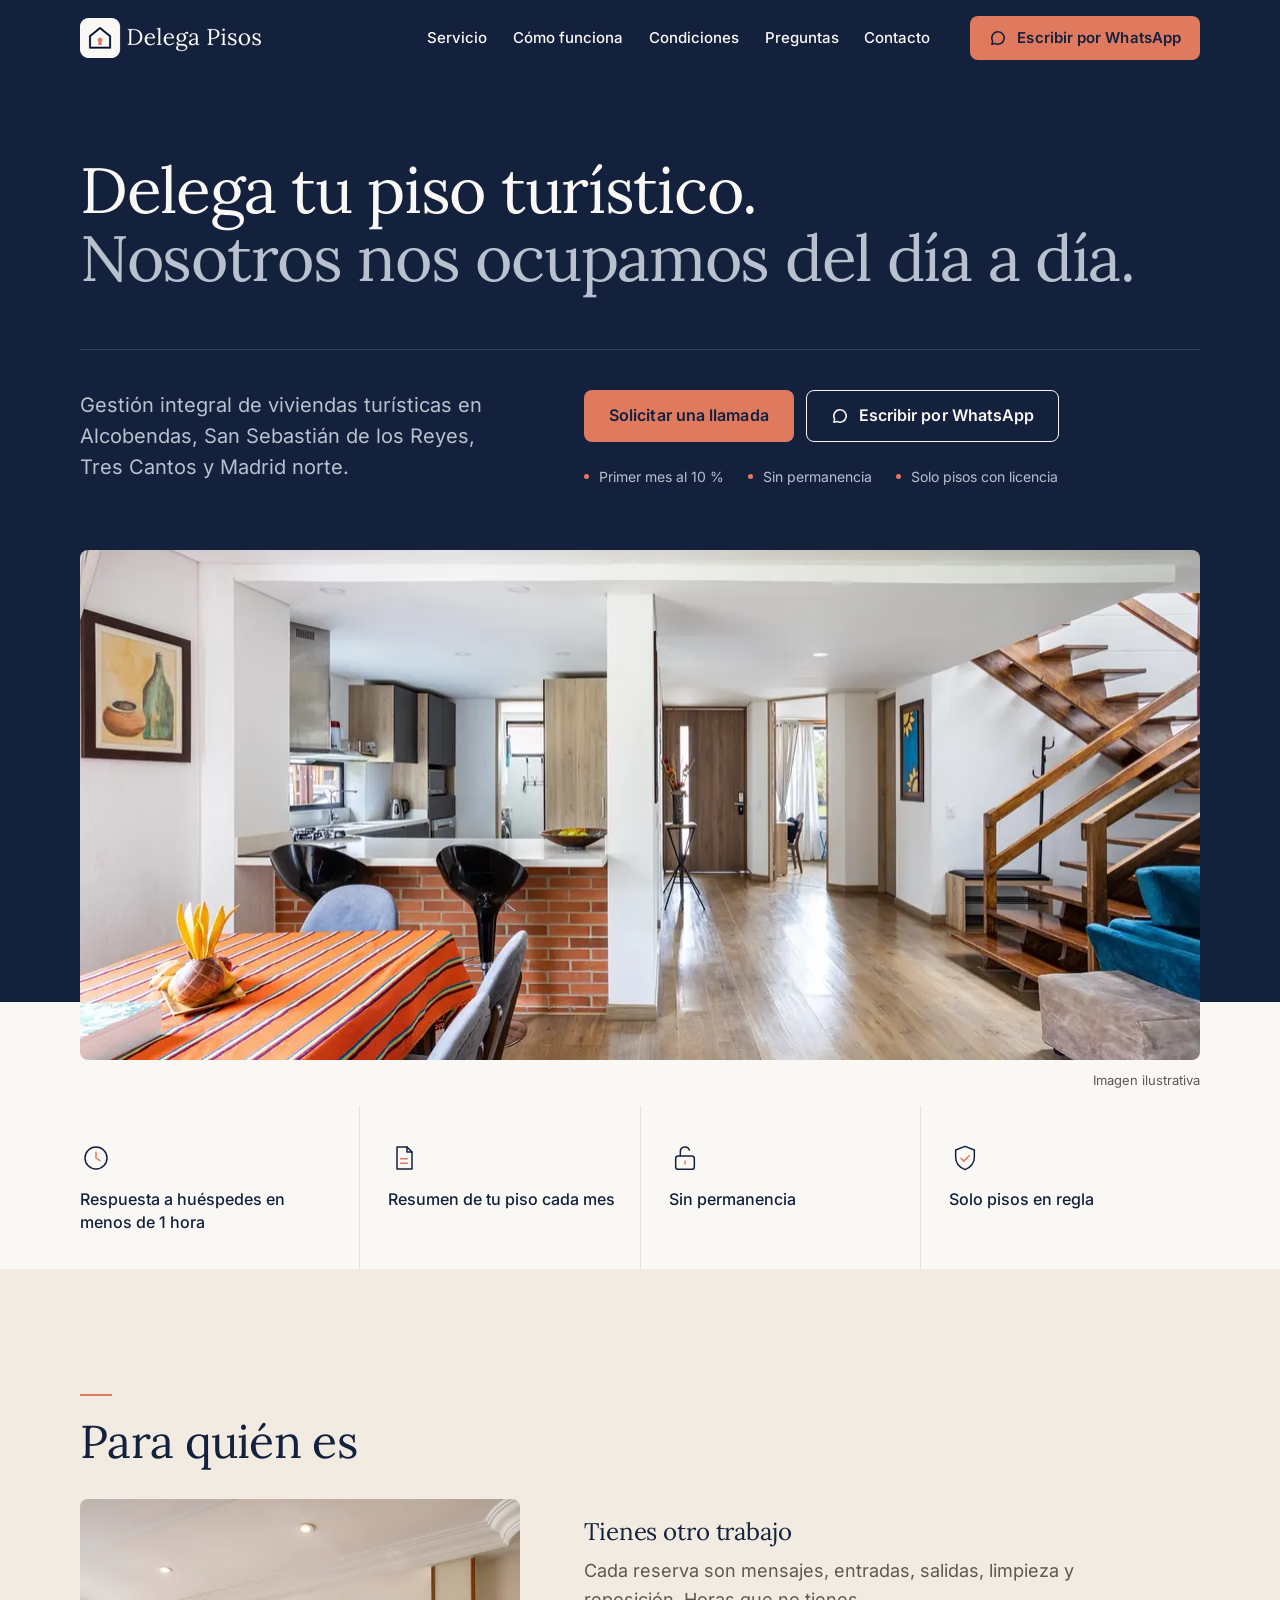
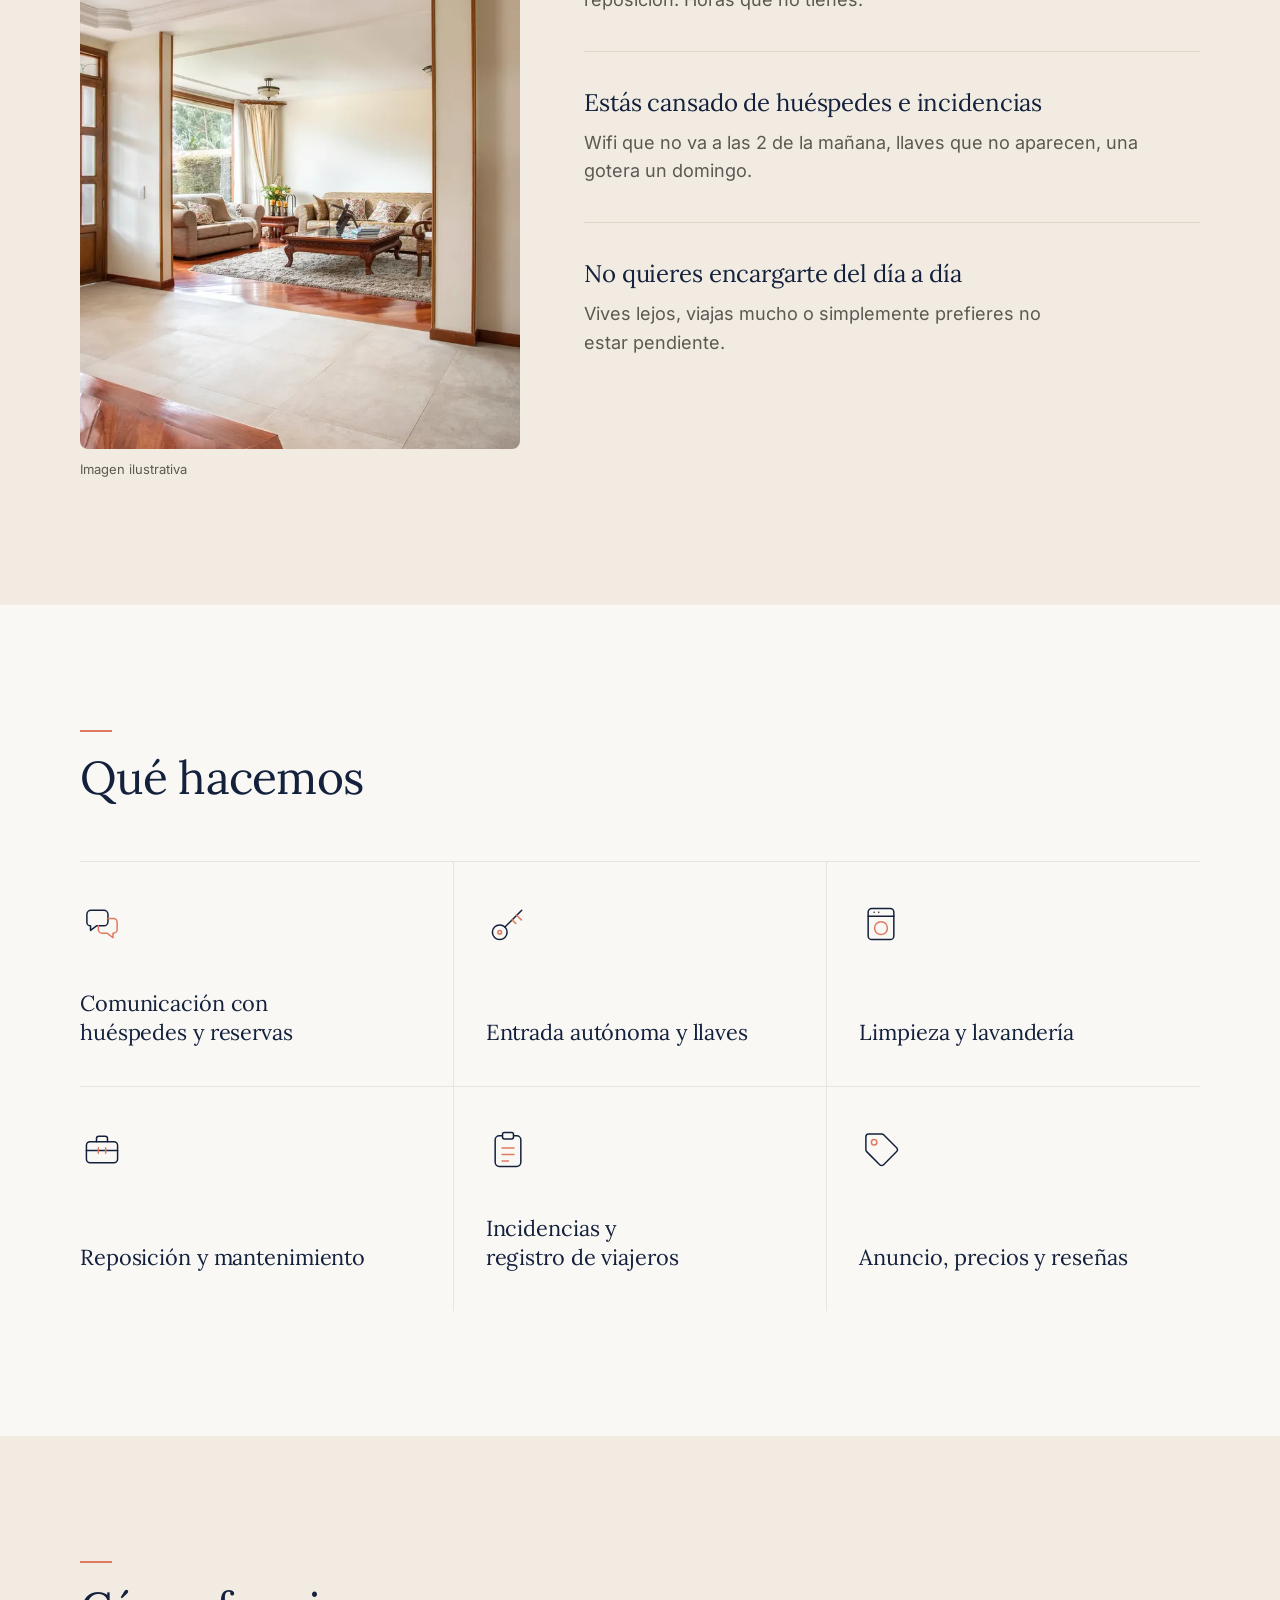
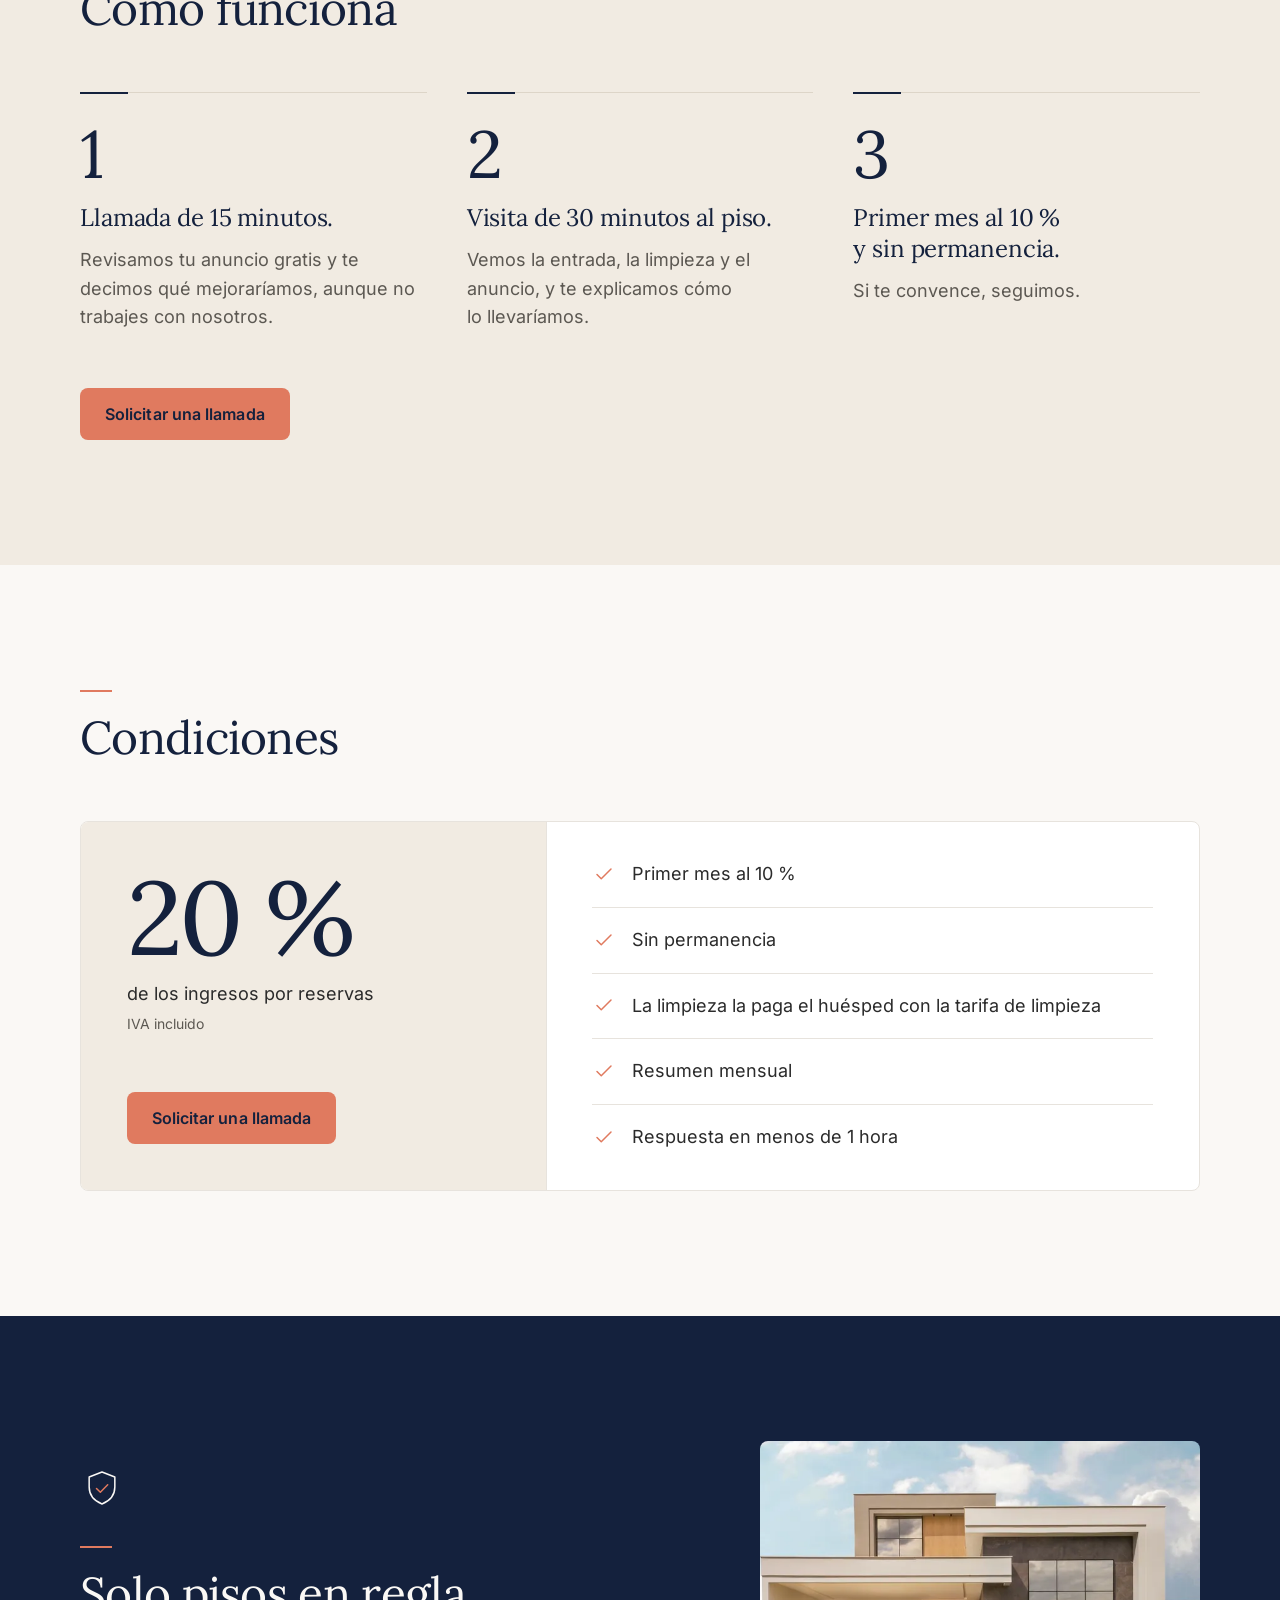
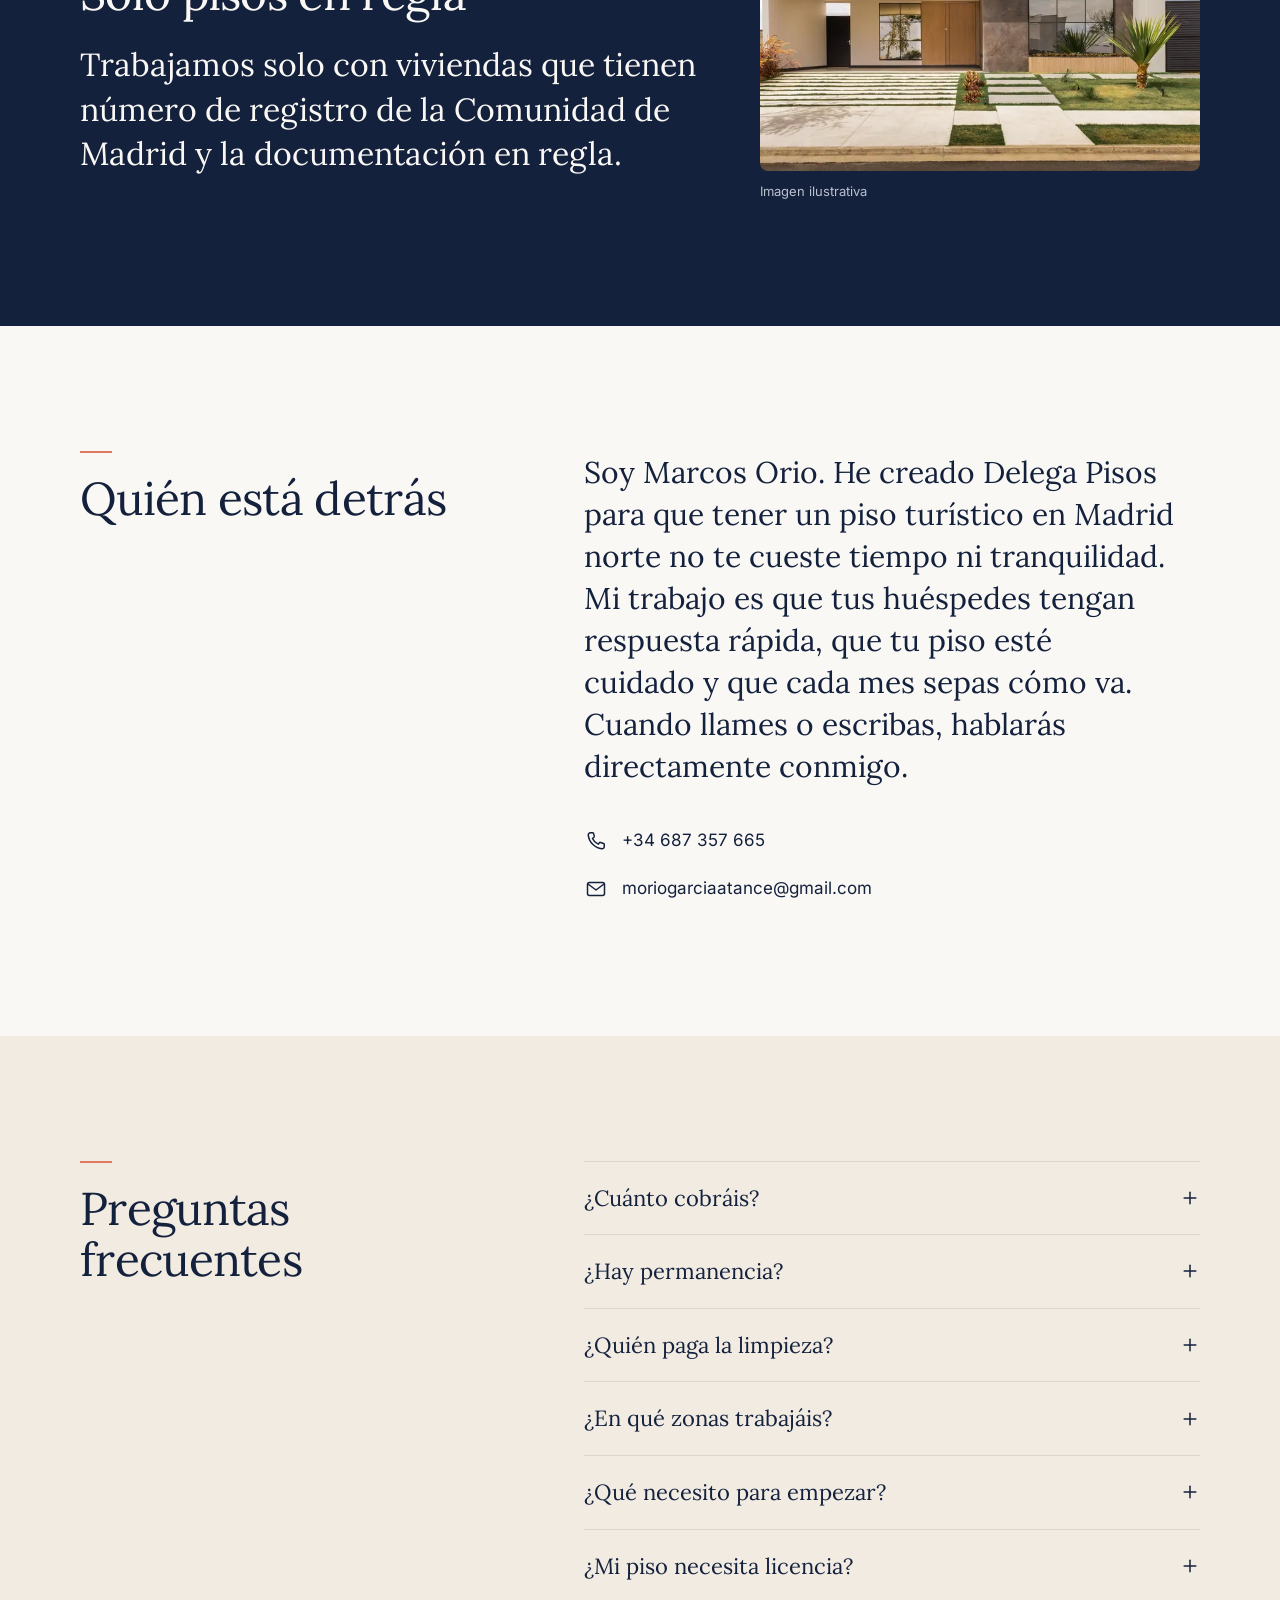
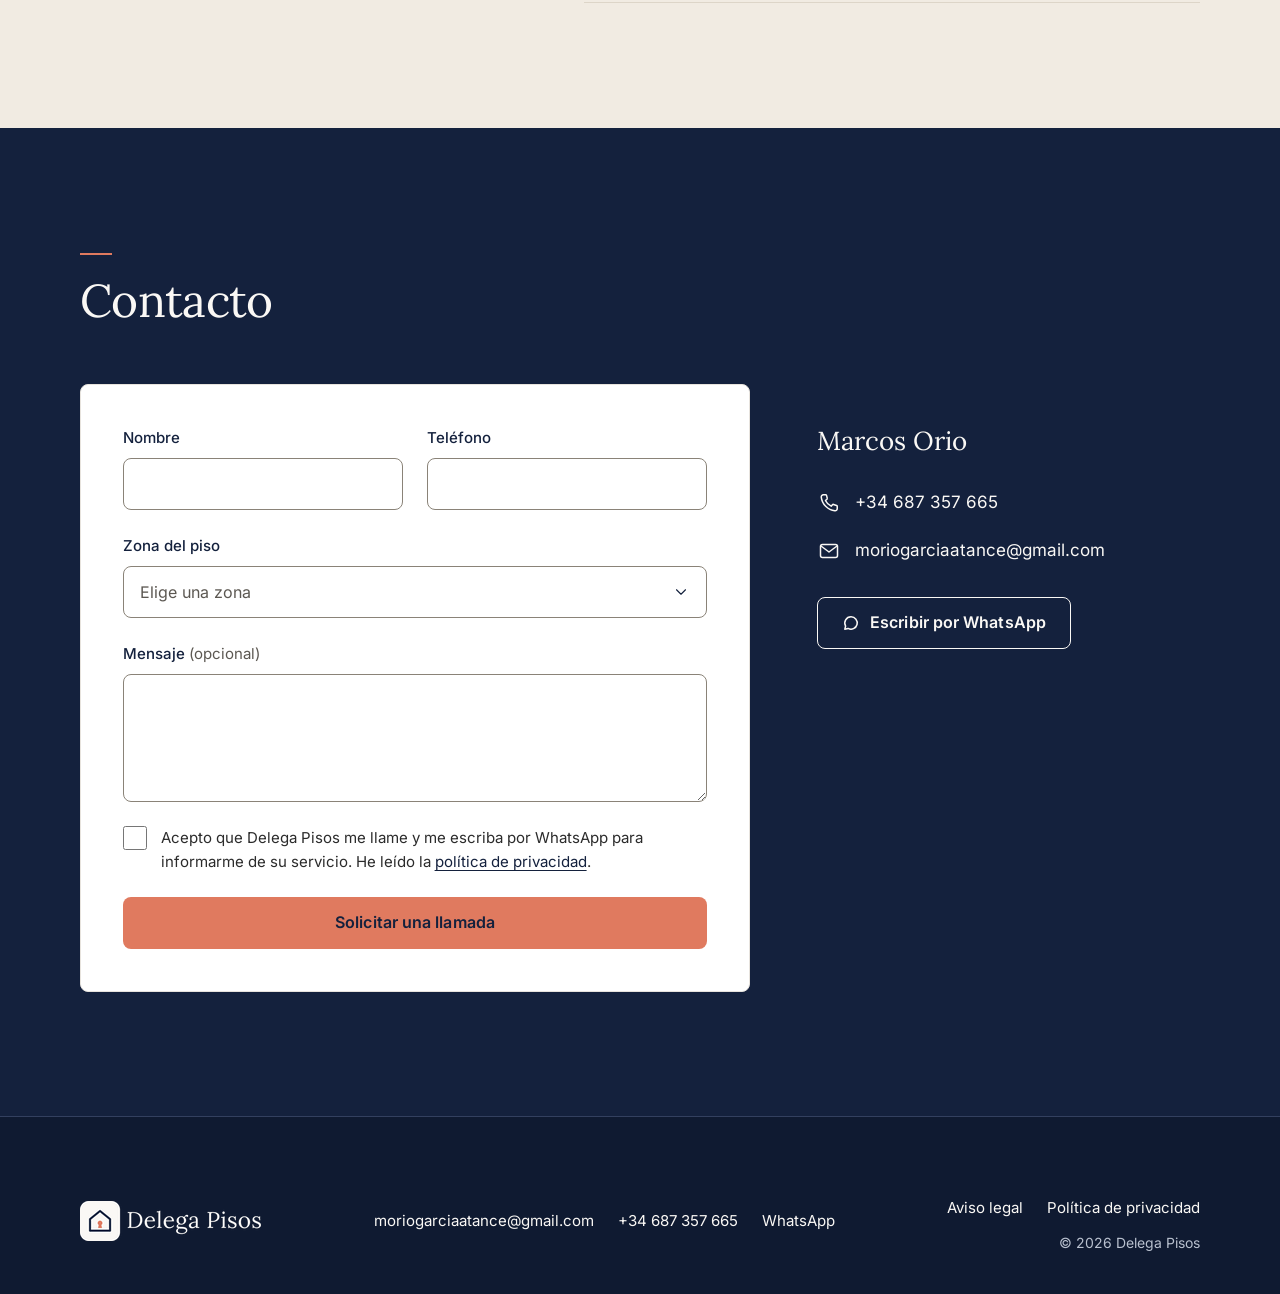
<file: index.html>
<!DOCTYPE html>
<html lang="es">
<head>
  <meta charset="utf-8">
  <meta name="viewport" content="width=device-width, initial-scale=1, viewport-fit=cover">
  <title>Delega Pisos · Gestión de pisos turísticos en Madrid norte</title>
  <meta name="description" content="Gestión integral de viviendas turísticas en Alcobendas, San Sebastián de los Reyes, Tres Cantos y Madrid norte. Primer mes al 10 %, sin permanencia y solo pisos con licencia.">
  <meta name="theme-color" content="#14213D">
  <meta name="google-site-verification" content="9wcAxpHWasrwvKVXcYkWjf-Sad-N_UI-fSoGycI0RMg">

  <link rel="preload" href="/fonts/lora-latin-wght.woff2" as="font" type="font/woff2" crossorigin>
  <link rel="preload" href="/fonts/inter-latin-wght.woff2" as="font" type="font/woff2" crossorigin>
  <link rel="stylesheet" href="/css/styles.css">

  <link rel="icon" href="/img/favicon-32.png" type="image/png" sizes="32x32">
  <link rel="apple-touch-icon" href="/img/apple-touch-icon.png">
  <link rel="manifest" href="/site.webmanifest">

  <!-- Dirección provisional: Netlify la cambia por la real al desplegar (ver netlify.toml) -->
  <link rel="canonical" href="https://delegapisos.netlify.app/">
  <meta property="og:type" content="website">
  <meta property="og:locale" content="es_ES">
  <meta property="og:site_name" content="Delega Pisos">
  <meta property="og:title" content="Delega Pisos · Gestión de pisos turísticos en Madrid norte">
  <meta property="og:description" content="Gestión integral de viviendas turísticas en Alcobendas, San Sebastián de los Reyes, Tres Cantos y Madrid norte.">
  <meta property="og:url" content="https://delegapisos.netlify.app/">
  <meta property="og:image" content="https://delegapisos.netlify.app/img/og-image.png">
  <meta property="og:image:width" content="1200">
  <meta property="og:image:height" content="630">
  <meta property="og:image:alt" content="Logotipo de Delega Pisos sobre fondo azul marino">
  <meta name="twitter:card" content="summary_large_image">

  <script type="application/ld+json">
  {
    "@context": "https://schema.org",
    "@type": "ProfessionalService",
    "name": "Delega Pisos",
    "description": "Gestión integral de viviendas turísticas en Alcobendas, San Sebastián de los Reyes, Tres Cantos y Madrid norte.",
    "url": "https://delegapisos.netlify.app/",
    "logo": "https://delegapisos.netlify.app/img/logo-horizontal.png",
    "image": "https://delegapisos.netlify.app/img/og-image.png",
    "telephone": "+34 687 357 665",
    "email": "moriogarciaatance@gmail.com",
    "areaServed": [
      { "@type": "City", "name": "Alcobendas" },
      { "@type": "City", "name": "San Sebastián de los Reyes" },
      { "@type": "City", "name": "Tres Cantos" },
      { "@type": "Place", "name": "Madrid norte" }
    ]
  }
  </script>

  <script src="/js/main.js" defer></script>
</head>
<body class="con-barra">
  <a class="skip-link" href="#contenido">Saltar al contenido</a>
  <span id="nueva-pestana" hidden>Se abre en una pestaña nueva</span>

  <header class="site-header tono-navy">
    <div class="container header-inner">
      <a class="brand" href="#inicio">
        <img src="/img/logo-delega-pisos-claro.webp" srcset="/img/logo-delega-pisos-claro.webp 1x, /img/logo-delega-pisos-claro@2x.webp 2x" width="181" height="40" alt="Delega Pisos, inicio">
      </a>

      <nav class="nav" aria-label="Principal">
        <button class="nav-toggle" type="button" aria-expanded="false" aria-controls="menu">
          <svg class="icon icon-menu" viewBox="0 0 24 24" aria-hidden="true"><path d="M4 7.5h16M4 12h16M4 16.5h16"/></svg>
          <svg class="icon icon-cerrar" viewBox="0 0 24 24" aria-hidden="true"><path d="M6.5 6.5l11 11M17.5 6.5l-11 11"/></svg>
          <span class="nav-toggle-label">Menú</span>
        </button>
        <div class="nav-panel" id="menu">
          <ul class="nav-list" role="list">
            <li><a href="#servicio">Servicio</a></li>
            <li><a href="#como-funciona">Cómo funciona</a></li>
            <li><a href="#condiciones">Condiciones</a></li>
            <li><a href="#preguntas">Preguntas</a></li>
            <li><a href="#contacto">Contacto</a></li>
          </ul>
          <a class="btn btn--primary nav-panel-cta" href="https://wa.me/34687357665?text=Hola%2C%20tengo%20un%20piso%20tur%C3%ADstico%20y%20quiero%20informaci%C3%B3n" target="_blank" rel="noopener" aria-describedby="nueva-pestana">
            <svg class="icon" viewBox="0 0 24 24" aria-hidden="true"><path d="M12 3.75a8.25 8.25 0 0 0-7.17 12.33L3.75 20.25l4.3-1.04A8.25 8.25 0 1 0 12 3.75z"/></svg>
            Escribir por WhatsApp
          </a>
        </div>
      </nav>

      <a class="btn btn--primary btn--sm header-cta" href="https://wa.me/34687357665?text=Hola%2C%20tengo%20un%20piso%20tur%C3%ADstico%20y%20quiero%20informaci%C3%B3n" target="_blank" rel="noopener" aria-describedby="nueva-pestana">
        <svg class="icon" viewBox="0 0 24 24" aria-hidden="true"><path d="M12 3.75a8.25 8.25 0 0 0-7.17 12.33L3.75 20.25l4.3-1.04A8.25 8.25 0 1 0 12 3.75z"/></svg>
        Escribir por WhatsApp
      </a>
    </div>
  </header>

  <main id="contenido">

    <!-- 2 · Portada -->
    <section class="hero tono-navy" id="inicio" aria-labelledby="hero-titulo">
      <div class="container">
        <h1 id="hero-titulo">Delega tu piso turístico. <span class="h1-suave">Nosotros nos ocupamos del día&nbsp;a&nbsp;día.</span></h1>
        <div class="hero-pie">
          <p class="hero-sub">Gestión integral de viviendas turísticas en Alcobendas, San Sebastián de los Reyes, Tres Cantos y Madrid norte.</p>
          <div class="hero-cta">
            <div class="hero-actions">
              <a class="btn btn--primary" href="#contacto">Solicitar una llamada</a>
              <a class="btn btn--secondary" href="https://wa.me/34687357665?text=Hola%2C%20tengo%20un%20piso%20tur%C3%ADstico%20y%20quiero%20informaci%C3%B3n" target="_blank" rel="noopener" aria-describedby="nueva-pestana">
                <svg class="icon" viewBox="0 0 24 24" aria-hidden="true"><path d="M12 3.75a8.25 8.25 0 0 0-7.17 12.33L3.75 20.25l4.3-1.04A8.25 8.25 0 1 0 12 3.75z"/></svg>
                Escribir por WhatsApp
              </a>
            </div>
            <ul class="hero-nota" role="list">
              <li>Primer mes al 10&nbsp;%</li>
              <li>Sin permanencia</li>
              <li>Solo pisos con licencia</li>
            </ul>
          </div>
        </div>
        <figure class="hero-foto">
          <picture>
            <source media="(max-width: 47.99em)" srcset="/img/foto-salon-movil-400.webp 400w, /img/foto-salon-movil-700.webp 700w, /img/foto-salon-movil-1000.webp 1000w, /img/foto-salon-movil-1320.webp 1320w" sizes="calc(100vw - 40px)" width="1320" height="990">
            <img src="/img/foto-salon-1120.webp" srcset="/img/foto-salon-800.webp 800w, /img/foto-salon-1120.webp 1120w, /img/foto-salon-1600.webp 1600w, /img/foto-salon-2240.webp 2240w" sizes="(min-width: 72em) 1120px, (min-width: 64em) calc(100vw - 80px), calc(100vw - 64px)" width="1120" height="509" alt="Salón comedor diáfano con cocina abierta, suelo de madera y escalera" fetchpriority="high">
          </picture>
          <figcaption>Imagen ilustrativa</figcaption>
        </figure>
      </div>
    </section>

    <!-- 3 · Compromisos -->
    <section class="compromisos" aria-labelledby="compromisos-titulo">
      <h2 class="visually-hidden" id="compromisos-titulo">Compromisos</h2>
      <div class="container">
        <ul class="compromisos-lista" role="list">
          <li data-reveal>
            <svg class="icon icon--lg" viewBox="0 0 24 24" aria-hidden="true"><circle cx="12" cy="12" r="8.25"/><path class="acc" d="M12 7.5V12l3 2"/></svg>
            <span>Respuesta a huéspedes en menos de 1&nbsp;hora</span>
          </li>
          <li data-reveal>
            <svg class="icon icon--lg" viewBox="0 0 24 24" aria-hidden="true"><path d="M6.75 3.75h7.5L18 7.5v12.75H6.75z"/><path d="M14.25 3.75V7.5H18"/><path class="acc" d="M9.5 12.5h5M9.5 16h5"/></svg>
            <span>Resumen de tu piso cada mes</span>
          </li>
          <li data-reveal>
            <svg class="icon icon--lg" viewBox="0 0 24 24" aria-hidden="true"><rect x="5" y="10.5" width="14" height="10" rx="2"/><path d="M8.5 10.5V7.25a3.5 3.5 0 0 1 6.75-1.3"/><path class="acc" d="M12 14.5v2"/></svg>
            <span>Sin permanencia</span>
          </li>
          <li data-reveal>
            <svg class="icon icon--lg" viewBox="0 0 24 24" aria-hidden="true"><path d="M12 3.25l7 2.75v5.5c0 4.25-2.9 7.6-7 9.25-4.1-1.65-7-5-7-9.25V6z"/><path class="acc" d="M9 12.25l2.1 2.1 4-4.1"/></svg>
            <span>Solo pisos en regla</span>
          </li>
        </ul>
      </div>
    </section>

    <!-- 4 · Para quién es -->
    <section class="section tono-arena" id="para-quien" aria-labelledby="para-quien-titulo">
      <div class="container split split--foto">
        <div class="split-cabecera split-cabecera--foto" data-reveal>
          <h2 id="para-quien-titulo">Para quién es</h2>
          <figure class="foto-seccion">
            <img src="/img/foto-recibidor-700.webp" srcset="/img/foto-recibidor-400.webp 400w, /img/foto-recibidor-700.webp 700w, /img/foto-recibidor-1000.webp 1000w, /img/foto-recibidor-1320.webp 1320w" sizes="(min-width: 72em) 440px, (min-width: 64em) 36vw, calc(100vw - 40px)" width="700" height="875" alt="Recibidor con suelo claro que da a un salón luminoso con sofás y alfombra" loading="lazy" decoding="async">
            <figcaption>Imagen ilustrativa</figcaption>
          </figure>
        </div>
        <div class="perfiles">
          <div class="perfil" data-reveal>
            <h3>Tienes otro trabajo</h3>
            <p>Cada reserva son mensajes, entradas, salidas, limpieza y reposición. Horas que no tienes.</p>
          </div>
          <div class="perfil" data-reveal>
            <h3>Estás cansado de huéspedes e incidencias</h3>
            <p>Wifi que no va a las 2 de la mañana, llaves que no aparecen, una gotera un domingo.</p>
          </div>
          <div class="perfil" data-reveal>
            <h3>No quieres encargarte del día a día</h3>
            <p>Vives lejos, viajas mucho o simplemente prefieres no estar pendiente.</p>
          </div>
        </div>
      </div>
    </section>

    <!-- 5 · Qué hacemos -->
    <section class="section" id="servicio" aria-labelledby="servicio-titulo">
      <div class="container">
        <div class="seccion-cabecera" data-reveal>
          <h2 id="servicio-titulo">Qué hacemos</h2>
        </div>
        <ul class="servicios" role="list">
          <li class="servicio" data-reveal>
            <svg class="icon icon--xl" viewBox="0 0 24 24" aria-hidden="true"><path d="M6 4.5h7a2.25 2.25 0 0 1 2.25 2.25v4A2.25 2.25 0 0 1 13 13H9l-3.25 2.5V13a2 2 0 0 1-2-2V6.75A2.25 2.25 0 0 1 6 4.5z"/><path class="acc" d="M15.25 9h3a2 2 0 0 1 2 2v4a2 2 0 0 1-2 2H18v2.5L14.75 17H12a2 2 0 0 1-2-2v-2"/></svg>
            <h3>Comunicación con huéspedes y reservas</h3>
          </li>
          <li class="servicio" data-reveal>
            <svg class="icon icon--xl" viewBox="0 0 24 24" aria-hidden="true"><circle cx="7.5" cy="16.5" r="4"/><circle class="acc" cx="7.5" cy="16.5" r="1"/><path d="M10.33 13.67L19.5 4.5"/><path class="acc" d="M16.75 7.25l2.5 2.5M14.25 9.75l2 2"/></svg>
            <h3>Entrada autónoma y llaves</h3>
          </li>
          <li class="servicio" data-reveal>
            <svg class="icon icon--xl" viewBox="0 0 24 24" aria-hidden="true"><rect x="5" y="3.5" width="14" height="17" rx="2"/><path d="M5 7.75h14M8.25 5.6h.01M10.75 5.6h.01"/><circle class="acc" cx="12" cy="14.25" r="3.5"/></svg>
            <h3>Limpieza y lavandería</h3>
          </li>
          <li class="servicio" data-reveal>
            <svg class="icon icon--xl" viewBox="0 0 24 24" aria-hidden="true"><rect x="3.5" y="8" width="17" height="11.5" rx="2"/><path d="M9 8V6.25C9 5.56 9.56 5 10.25 5h3.5c.69 0 1.25.56 1.25 1.25V8M3.5 12.75h17"/><path class="acc" d="M10 11.25v3M14 11.25v3"/></svg>
            <h3>Reposición y mantenimiento</h3>
          </li>
          <li class="servicio" data-reveal>
            <svg class="icon icon--xl" viewBox="0 0 24 24" aria-hidden="true"><path d="M9 4.75H7.25A2.25 2.25 0 0 0 5 7v12.25a2.25 2.25 0 0 0 2.25 2.25h9.5A2.25 2.25 0 0 0 19 19.25V7a2.25 2.25 0 0 0-2.25-2.25H15"/><rect x="9" y="3" width="6" height="3.5" rx="1"/><path class="acc" d="M8.75 11.5h6.5M8.75 15h6.5M8.75 18.5h3.5"/></svg>
            <h3>Incidencias y registro de viajeros</h3>
          </li>
          <li class="servicio" data-reveal>
            <svg class="icon icon--xl" viewBox="0 0 24 24" aria-hidden="true"><path d="M3.75 12.38V5.25c0-.83.67-1.5 1.5-1.5h7.13c.4 0 .78.16 1.06.44l7.1 7.1c.59.59.59 1.54 0 2.12l-7.13 7.13c-.58.59-1.53.59-2.12 0l-7.1-7.1a1.5 1.5 0 0 1-.44-1.06z"/><circle class="acc" cx="8.25" cy="8.25" r="1.5"/></svg>
            <h3>Anuncio, precios y reseñas</h3>
          </li>
        </ul>
      </div>
    </section>

    <!-- 6 · Cómo funciona -->
    <section class="section tono-arena" id="como-funciona" aria-labelledby="como-funciona-titulo">
      <div class="container">
        <div class="seccion-cabecera" data-reveal>
          <h2 id="como-funciona-titulo">Cómo funciona</h2>
        </div>
        <ol class="pasos" role="list">
          <li class="paso" data-reveal>
            <h3><span class="paso-num"><span class="visually-hidden">Paso </span>1<span class="visually-hidden">.</span></span> Llamada de 15&nbsp;minutos.</h3>
            <p>Revisamos tu anuncio gratis y te decimos qué mejoraríamos, aunque no trabajes con nosotros.</p>
          </li>
          <li class="paso" data-reveal>
            <h3><span class="paso-num"><span class="visually-hidden">Paso </span>2<span class="visually-hidden">.</span></span> Visita de 30&nbsp;minutos al piso.</h3>
            <p>Vemos la entrada, la limpieza y el anuncio, y te explicamos cómo lo llevaríamos.</p>
          </li>
          <li class="paso" data-reveal>
            <h3><span class="paso-num"><span class="visually-hidden">Paso </span>3<span class="visually-hidden">.</span></span> Primer mes al 10&nbsp;% y sin permanencia.</h3>
            <p>Si te convence, seguimos.</p>
          </li>
        </ol>
        <div class="seccion-accion" data-reveal>
          <a class="btn btn--primary" href="#contacto">Solicitar una llamada</a>
        </div>
      </div>
    </section>

    <!-- 7 · Condiciones -->
    <section class="section" id="condiciones" aria-labelledby="condiciones-titulo">
      <div class="container">
        <div class="seccion-cabecera" data-reveal>
          <h2 id="condiciones-titulo">Condiciones</h2>
        </div>
        <div class="condiciones" data-reveal>
          <div class="condiciones-precio">
            <p class="precio">
              <span class="precio-cifra">20&nbsp;%</span>
              <span class="precio-texto">de los ingresos por reservas</span>
              <span class="precio-iva">IVA incluido</span>
            </p>
            <a class="btn btn--primary" href="#contacto">Solicitar una llamada</a>
          </div>
          <ul class="condiciones-lista" role="list">
            <li><svg class="icon" viewBox="0 0 24 24" aria-hidden="true"><path class="acc" d="M5 12.5l4.25 4.25L19 7"/></svg>Primer mes al 10&nbsp;%</li>
            <li><svg class="icon" viewBox="0 0 24 24" aria-hidden="true"><path class="acc" d="M5 12.5l4.25 4.25L19 7"/></svg>Sin permanencia</li>
            <li><svg class="icon" viewBox="0 0 24 24" aria-hidden="true"><path class="acc" d="M5 12.5l4.25 4.25L19 7"/></svg>La limpieza la paga el huésped con la tarifa de limpieza</li>
            <li><svg class="icon" viewBox="0 0 24 24" aria-hidden="true"><path class="acc" d="M5 12.5l4.25 4.25L19 7"/></svg>Resumen mensual</li>
            <li><svg class="icon" viewBox="0 0 24 24" aria-hidden="true"><path class="acc" d="M5 12.5l4.25 4.25L19 7"/></svg>Respuesta en menos de 1&nbsp;hora</li>
          </ul>
        </div>
      </div>
    </section>

    <!-- 8 · Solo pisos en regla -->
    <section class="regla tono-navy" id="en-regla" aria-labelledby="regla-titulo">
      <div class="container regla-grid">
        <div class="regla-contenido" data-reveal>
          <svg class="icon icon--xl" viewBox="0 0 24 24" aria-hidden="true"><path d="M12 3.25l7 2.75v5.5c0 4.25-2.9 7.6-7 9.25-4.1-1.65-7-5-7-9.25V6z"/><path class="acc" d="M9 12.25l2.1 2.1 4-4.1"/></svg>
          <h2 id="regla-titulo">Solo pisos en regla</h2>
          <p>Trabajamos solo con viviendas que tienen número de registro de la Comunidad de Madrid y la documentación en regla.</p>
        </div>
        <figure class="foto-seccion regla-foto" data-reveal>
          <img src="/img/foto-fachada-700.webp" srcset="/img/foto-fachada-400.webp 400w, /img/foto-fachada-700.webp 700w, /img/foto-fachada-1000.webp 1000w, /img/foto-fachada-1400.webp 1400w" sizes="(min-width: 72em) 440px, (min-width: 64em) 36vw, calc(100vw - 40px)" width="700" height="525" alt="Fachada de una vivienda moderna con jardín delantero" loading="lazy" decoding="async">
          <figcaption>Imagen ilustrativa</figcaption>
        </figure>
      </div>
    </section>

    <!-- 9 · Opiniones: se rellena desde /data/opiniones.json y solo aparece si hay alguna -->
    <section class="section tono-arena" id="opiniones" aria-labelledby="opiniones-titulo" hidden>
      <div class="container">
        <div class="seccion-cabecera">
          <h2 id="opiniones-titulo">Opiniones</h2>
        </div>
        <ul class="opiniones" role="list" data-opiniones></ul>
      </div>
    </section>

    <!-- 10 · Quién está detrás -->
    <section class="section" id="quien" aria-labelledby="quien-titulo">
      <div class="container split">
        <div class="split-cabecera" data-reveal>
          <h2 id="quien-titulo">Quién está detrás</h2>
        </div>
        <div class="quien" data-reveal>
          <p class="quien-texto">Soy Marcos Orio. He creado Delega Pisos para que tener un piso turístico en Madrid norte no te cueste tiempo ni tranquilidad. Mi trabajo es que tus huéspedes tengan respuesta rápida, que tu piso esté cuidado y que cada mes sepas cómo&nbsp;va. Cuando llames o escribas, hablarás directamente conmigo.</p>
          <ul class="datos" role="list">
            <li>
              <a href="tel:+34687357665">
                <svg class="icon" viewBox="0 0 24 24" aria-hidden="true"><path d="M8.6 3.75H6.4a2.15 2.15 0 0 0-2.15 2.33 15.5 15.5 0 0 0 13.67 13.67 2.15 2.15 0 0 0 2.33-2.15v-2.2a1 1 0 0 0-.68-.95l-3.04-1.02a1 1 0 0 0-1.07.29l-1.3 1.47a11.6 11.6 0 0 1-5.68-5.68l1.47-1.3a1 1 0 0 0 .29-1.07L9.55 4.43a1 1 0 0 0-.95-.68z"/></svg>
                +34&nbsp;687&nbsp;357&nbsp;665
              </a>
            </li>
            <li>
              <a href="mailto:moriogarciaatance@gmail.com">
                <svg class="icon" viewBox="0 0 24 24" aria-hidden="true"><rect x="3.5" y="5.5" width="17" height="13" rx="2"/><path d="M4 7l8 6 8-6"/></svg>
                moriogarciaatance@gmail.com
              </a>
            </li>
          </ul>
        </div>
      </div>
    </section>

    <!-- 11 · Preguntas frecuentes -->
    <section class="section tono-arena" id="preguntas" aria-labelledby="preguntas-titulo">
      <div class="container split">
        <div class="split-cabecera" data-reveal>
          <h2 id="preguntas-titulo">Preguntas frecuentes</h2>
        </div>
        <div class="faq" data-reveal>
          <details>
            <summary>¿Cuánto cobráis?<svg class="icon faq-icono" viewBox="0 0 24 24" aria-hidden="true"><path class="faq-v" d="M12 5v14"/><path d="M5 12h14"/></svg></summary>
            <div class="faq-respuesta"><p>El 20&nbsp;% de los ingresos por reservas, IVA incluido. El primer mes, el 10&nbsp;%.</p></div>
          </details>
          <details>
            <summary>¿Hay permanencia?<svg class="icon faq-icono" viewBox="0 0 24 24" aria-hidden="true"><path class="faq-v" d="M12 5v14"/><path d="M5 12h14"/></svg></summary>
            <div class="faq-respuesta"><p>No. Primer mes al 10&nbsp;% y sin permanencia. Si te convence, seguimos.</p></div>
          </details>
          <details>
            <summary>¿Quién paga la limpieza?<svg class="icon faq-icono" viewBox="0 0 24 24" aria-hidden="true"><path class="faq-v" d="M12 5v14"/><path d="M5 12h14"/></svg></summary>
            <div class="faq-respuesta"><p>El huésped, con la tarifa de limpieza.</p></div>
          </details>
          <details>
            <summary>¿En qué zonas trabajáis?<svg class="icon faq-icono" viewBox="0 0 24 24" aria-hidden="true"><path class="faq-v" d="M12 5v14"/><path d="M5 12h14"/></svg></summary>
            <div class="faq-respuesta"><p>En Alcobendas, San Sebastián de los Reyes, Tres Cantos y Madrid norte.</p></div>
          </details>
          <details>
            <summary>¿Qué necesito para empezar?<svg class="icon faq-icono" viewBox="0 0 24 24" aria-hidden="true"><path class="faq-v" d="M12 5v14"/><path d="M5 12h14"/></svg></summary>
            <div class="faq-respuesta"><p>Una llamada de 15&nbsp;minutos y una visita de 30&nbsp;minutos al piso. Trabajamos solo con viviendas que tienen número de registro de la Comunidad de Madrid y la documentación en regla.</p></div>
          </details>
          <details>
            <summary>¿Mi piso necesita licencia?<svg class="icon faq-icono" viewBox="0 0 24 24" aria-hidden="true"><path class="faq-v" d="M12 5v14"/><path d="M5 12h14"/></svg></summary>
            <div class="faq-respuesta"><p>Trabajamos solo con viviendas que tienen número de registro de la Comunidad de Madrid y la documentación en regla. Lo revisamos en la visita. No damos asesoría legal.</p></div>
          </details>
        </div>
      </div>
    </section>

    <!-- 12 · Contacto -->
    <section class="section tono-navy" id="contacto" aria-labelledby="contacto-titulo">
      <div class="container">
        <div class="seccion-cabecera" data-reveal>
          <h2 id="contacto-titulo">Contacto</h2>
        </div>
        <div class="contacto-grid">
          <form class="formulario" name="contacto" method="POST" action="/gracias.html" data-netlify="true" netlify-honeypot="bot-field" data-reveal>
            <input type="hidden" name="form-name" value="contacto">
            <input type="hidden" name="subject" data-remove-prefix value="Nueva solicitud de llamada · Delega Pisos">
            <p class="campo-trampa" aria-hidden="true">
              <label>No rellenes este campo <input type="text" name="bot-field" tabindex="-1" autocomplete="off"></label>
            </p>

            <div class="campos-fila">
              <div class="campo">
                <label for="f-nombre">Nombre</label>
                <input id="f-nombre" name="nombre" type="text" autocomplete="name" maxlength="80" required aria-describedby="e-nombre">
                <p class="campo-error" id="e-nombre" hidden></p>
              </div>
              <div class="campo">
                <label for="f-telefono">Teléfono</label>
                <input id="f-telefono" name="telefono" type="tel" inputmode="tel" autocomplete="tel" maxlength="20" required aria-describedby="e-telefono">
                <p class="campo-error" id="e-telefono" hidden></p>
              </div>
            </div>

            <div class="campo">
              <label for="f-zona">Zona del piso</label>
              <select id="f-zona" name="zona" required aria-describedby="e-zona">
                <option value="" selected disabled>Elige una zona</option>
                <option>Alcobendas o Sanse</option>
                <option>Tres Cantos</option>
                <option>Madrid norte</option>
                <option>Otra zona</option>
              </select>
              <p class="campo-error" id="e-zona" hidden></p>
            </div>

            <div class="campo">
              <label for="f-mensaje">Mensaje <span class="opcional">(opcional)</span></label>
              <textarea id="f-mensaje" name="mensaje" rows="4" maxlength="1500"></textarea>
            </div>

            <div class="campo campo--casilla">
              <input id="f-consentimiento" name="consentimiento" type="checkbox" value="Sí" required aria-describedby="e-consentimiento">
              <label for="f-consentimiento">Acepto que Delega Pisos me llame y me escriba por WhatsApp para informarme de su servicio. He leído la <a href="/privacidad.html">política de privacidad</a>.</label>
              <p class="campo-error" id="e-consentimiento" hidden></p>
            </div>

            <button class="btn btn--primary btn--bloque" type="submit">Solicitar una llamada</button>
          </form>

          <div class="contacto-datos" data-reveal>
            <p class="contacto-nombre">Marcos Orio</p>
            <ul class="datos" role="list">
              <li>
                <a href="tel:+34687357665">
                  <svg class="icon" viewBox="0 0 24 24" aria-hidden="true"><path d="M8.6 3.75H6.4a2.15 2.15 0 0 0-2.15 2.33 15.5 15.5 0 0 0 13.67 13.67 2.15 2.15 0 0 0 2.33-2.15v-2.2a1 1 0 0 0-.68-.95l-3.04-1.02a1 1 0 0 0-1.07.29l-1.3 1.47a11.6 11.6 0 0 1-5.68-5.68l1.47-1.3a1 1 0 0 0 .29-1.07L9.55 4.43a1 1 0 0 0-.95-.68z"/></svg>
                  +34&nbsp;687&nbsp;357&nbsp;665
                </a>
              </li>
              <li>
                <a href="mailto:moriogarciaatance@gmail.com">
                  <svg class="icon" viewBox="0 0 24 24" aria-hidden="true"><rect x="3.5" y="5.5" width="17" height="13" rx="2"/><path d="M4 7l8 6 8-6"/></svg>
                  moriogarciaatance@gmail.com
                </a>
              </li>
            </ul>
            <a class="btn btn--secondary" href="https://wa.me/34687357665?text=Hola%2C%20tengo%20un%20piso%20tur%C3%ADstico%20y%20quiero%20informaci%C3%B3n" target="_blank" rel="noopener" aria-describedby="nueva-pestana">
              <svg class="icon" viewBox="0 0 24 24" aria-hidden="true"><path d="M12 3.75a8.25 8.25 0 0 0-7.17 12.33L3.75 20.25l4.3-1.04A8.25 8.25 0 1 0 12 3.75z"/></svg>
              Escribir por WhatsApp
            </a>
          </div>
        </div>
      </div>
    </section>

  </main>

  <footer class="site-footer tono-profundo">
    <div class="container footer-grid">
      <a class="brand" href="#inicio">
        <img src="/img/logo-delega-pisos-claro.webp" srcset="/img/logo-delega-pisos-claro.webp 1x, /img/logo-delega-pisos-claro@2x.webp 2x" width="181" height="40" alt="Delega Pisos, inicio">
      </a>
      <ul class="footer-contacto" role="list">
        <li><a href="mailto:moriogarciaatance@gmail.com">moriogarciaatance@gmail.com</a></li>
        <li><a href="tel:+34687357665">+34&nbsp;687&nbsp;357&nbsp;665</a></li>
        <li><a href="https://wa.me/34687357665?text=Hola%2C%20tengo%20un%20piso%20tur%C3%ADstico%20y%20quiero%20informaci%C3%B3n" target="_blank" rel="noopener" aria-describedby="nueva-pestana">WhatsApp</a></li>
      </ul>
      <div class="footer-legal">
        <ul role="list">
          <li><a href="/aviso-legal.html">Aviso legal</a></li>
          <li><a href="/privacidad.html">Política de privacidad</a></li>
        </ul>
        <p>© 2026 Delega Pisos</p>
      </div>
    </div>
  </footer>

  <div class="barra-movil">
    <a class="barra-btn barra-btn--llamar" href="tel:+34687357665">
      <svg class="icon" viewBox="0 0 24 24" aria-hidden="true"><path d="M8.6 3.75H6.4a2.15 2.15 0 0 0-2.15 2.33 15.5 15.5 0 0 0 13.67 13.67 2.15 2.15 0 0 0 2.33-2.15v-2.2a1 1 0 0 0-.68-.95l-3.04-1.02a1 1 0 0 0-1.07.29l-1.3 1.47a11.6 11.6 0 0 1-5.68-5.68l1.47-1.3a1 1 0 0 0 .29-1.07L9.55 4.43a1 1 0 0 0-.95-.68z"/></svg>
      Llamar
    </a>
    <a class="barra-btn barra-btn--whatsapp" href="https://wa.me/34687357665?text=Hola%2C%20tengo%20un%20piso%20tur%C3%ADstico%20y%20quiero%20informaci%C3%B3n" target="_blank" rel="noopener" aria-describedby="nueva-pestana">
      <svg class="icon" viewBox="0 0 24 24" aria-hidden="true"><path d="M12 3.75a8.25 8.25 0 0 0-7.17 12.33L3.75 20.25l4.3-1.04A8.25 8.25 0 1 0 12 3.75z"/></svg>
      WhatsApp
    </a>
  </div>
</body>
</html>
</file>
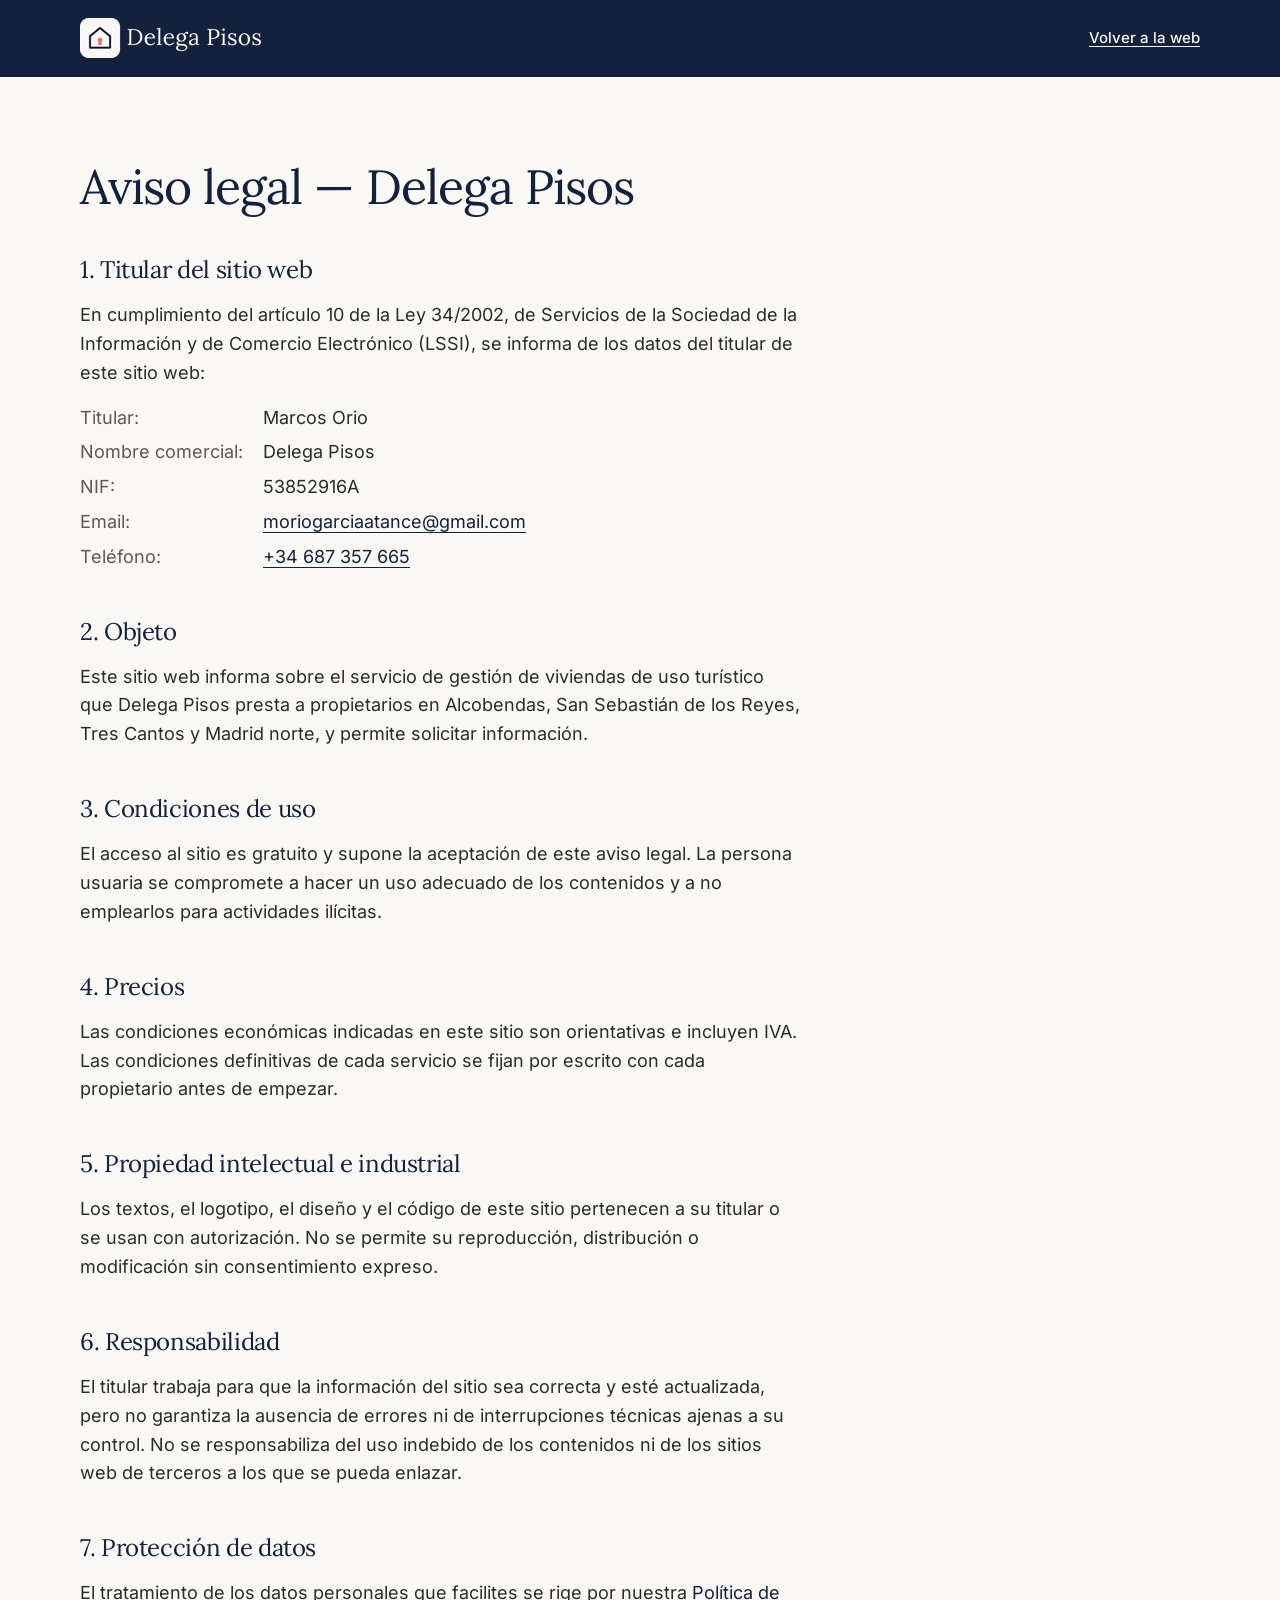
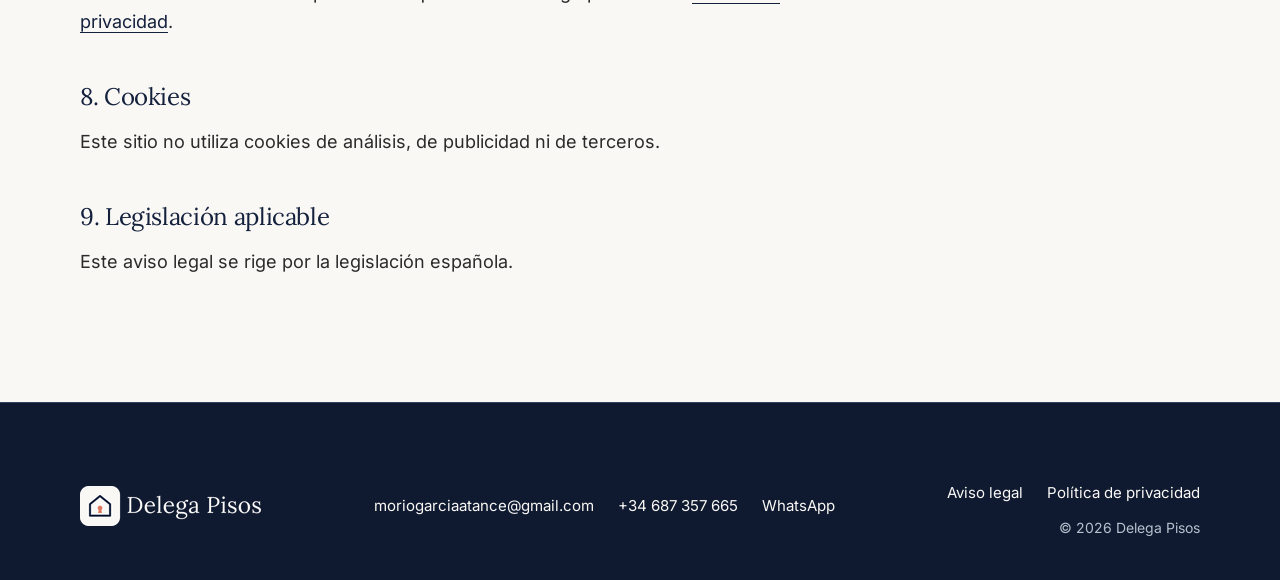
<file: aviso-legal.html>
<!DOCTYPE html>
<html lang="es">
<head>
  <meta charset="utf-8">
  <meta name="viewport" content="width=device-width, initial-scale=1, viewport-fit=cover">
  <title>Aviso legal · Delega Pisos</title>
  <meta name="description" content="Aviso legal de Delega Pisos: titular del sitio web, condiciones de uso, precios, propiedad intelectual, responsabilidad, protección de datos y cookies.">
  <meta name="theme-color" content="#14213D">

  <link rel="preload" href="/fonts/lora-latin-wght.woff2" as="font" type="font/woff2" crossorigin>
  <link rel="preload" href="/fonts/inter-latin-wght.woff2" as="font" type="font/woff2" crossorigin>
  <link rel="stylesheet" href="/css/styles.css">

  <link rel="icon" href="/img/favicon-32.png" type="image/png" sizes="32x32">
  <link rel="apple-touch-icon" href="/img/apple-touch-icon.png">
  <link rel="manifest" href="/site.webmanifest">

  <!-- Dirección provisional: Netlify la cambia por la real al desplegar (ver netlify.toml) -->
  <link rel="canonical" href="https://delegapisos.netlify.app/aviso-legal.html">
</head>
<body>
  <a class="skip-link" href="#contenido">Saltar al contenido</a>
  <span id="nueva-pestana" hidden>Se abre en una pestaña nueva</span>

  <header class="site-header pagina-simple tono-navy">
    <div class="container header-inner">
      <a class="brand" href="/">
        <img src="/img/logo-delega-pisos-claro.webp" srcset="/img/logo-delega-pisos-claro.webp 1x, /img/logo-delega-pisos-claro@2x.webp 2x" width="181" height="40" alt="Delega Pisos, inicio">
      </a>
      <a class="volver" href="/">Volver a la web</a>
    </div>
  </header>

  <main id="contenido" class="legal">
    <div class="container">
      <article class="texto">
        <h1>Aviso legal — Delega Pisos</h1>

        <h2>1. Titular del sitio web</h2>
        <p>En cumplimiento del artículo 10 de la Ley 34/2002, de Servicios de la Sociedad de la Información y de Comercio Electrónico (LSSI), se informa de los datos del titular de este sitio web:</p>
        <dl>
          <dt>Titular:</dt>
          <dd>Marcos Orio</dd>
          <dt>Nombre comercial:</dt>
          <dd>Delega Pisos</dd>
          <dt>NIF:</dt>
          <dd>53852916A</dd>
          <dt>Email:</dt>
          <dd><a href="mailto:moriogarciaatance@gmail.com">moriogarciaatance@gmail.com</a></dd>
          <dt>Teléfono:</dt>
          <dd><a href="tel:+34687357665">+34&nbsp;687&nbsp;357&nbsp;665</a></dd>
        </dl>

        <h2>2. Objeto</h2>
        <p>Este sitio web informa sobre el servicio de gestión de viviendas de uso turístico que Delega Pisos presta a propietarios en Alcobendas, San Sebastián de los Reyes, Tres Cantos y Madrid norte, y permite solicitar información.</p>

        <h2>3. Condiciones de uso</h2>
        <p>El acceso al sitio es gratuito y supone la aceptación de este aviso legal. La persona usuaria se compromete a hacer un uso adecuado de los contenidos y a no emplearlos para actividades ilícitas.</p>

        <h2>4. Precios</h2>
        <p>Las condiciones económicas indicadas en este sitio son orientativas e incluyen IVA. Las condiciones definitivas de cada servicio se fijan por escrito con cada propietario antes de empezar.</p>

        <h2>5. Propiedad intelectual e industrial</h2>
        <p>Los textos, el logotipo, el diseño y el código de este sitio pertenecen a su titular o se usan con autorización. No se permite su reproducción, distribución o modificación sin consentimiento expreso.</p>

        <h2>6. Responsabilidad</h2>
        <p>El titular trabaja para que la información del sitio sea correcta y esté actualizada, pero no garantiza la ausencia de errores ni de interrupciones técnicas ajenas a su control. No se responsabiliza del uso indebido de los contenidos ni de los sitios web de terceros a los que se pueda enlazar.</p>

        <h2>7. Protección de datos</h2>
        <p>El tratamiento de los datos personales que facilites se rige por nuestra <a href="/privacidad.html">Política de privacidad</a>.</p>

        <h2>8. Cookies</h2>
        <p>Este sitio no utiliza cookies de análisis, de publicidad ni de terceros.</p>

        <h2>9. Legislación aplicable</h2>
        <p>Este aviso legal se rige por la legislación española.</p>
      </article>
    </div>
  </main>

  <footer class="site-footer tono-profundo">
    <div class="container footer-grid">
      <a class="brand" href="/">
        <img src="/img/logo-delega-pisos-claro.webp" srcset="/img/logo-delega-pisos-claro.webp 1x, /img/logo-delega-pisos-claro@2x.webp 2x" width="181" height="40" alt="Delega Pisos, inicio">
      </a>
      <ul class="footer-contacto" role="list">
        <li><a href="mailto:moriogarciaatance@gmail.com">moriogarciaatance@gmail.com</a></li>
        <li><a href="tel:+34687357665">+34&nbsp;687&nbsp;357&nbsp;665</a></li>
        <li><a href="https://wa.me/34687357665?text=Hola%2C%20tengo%20un%20piso%20tur%C3%ADstico%20y%20quiero%20informaci%C3%B3n" target="_blank" rel="noopener" aria-describedby="nueva-pestana">WhatsApp</a></li>
      </ul>
      <div class="footer-legal">
        <ul role="list">
          <li><a href="/aviso-legal.html" aria-current="page">Aviso legal</a></li>
          <li><a href="/privacidad.html">Política de privacidad</a></li>
        </ul>
        <p>© 2026 Delega Pisos</p>
      </div>
    </div>
  </footer>
</body>
</html>
</file>
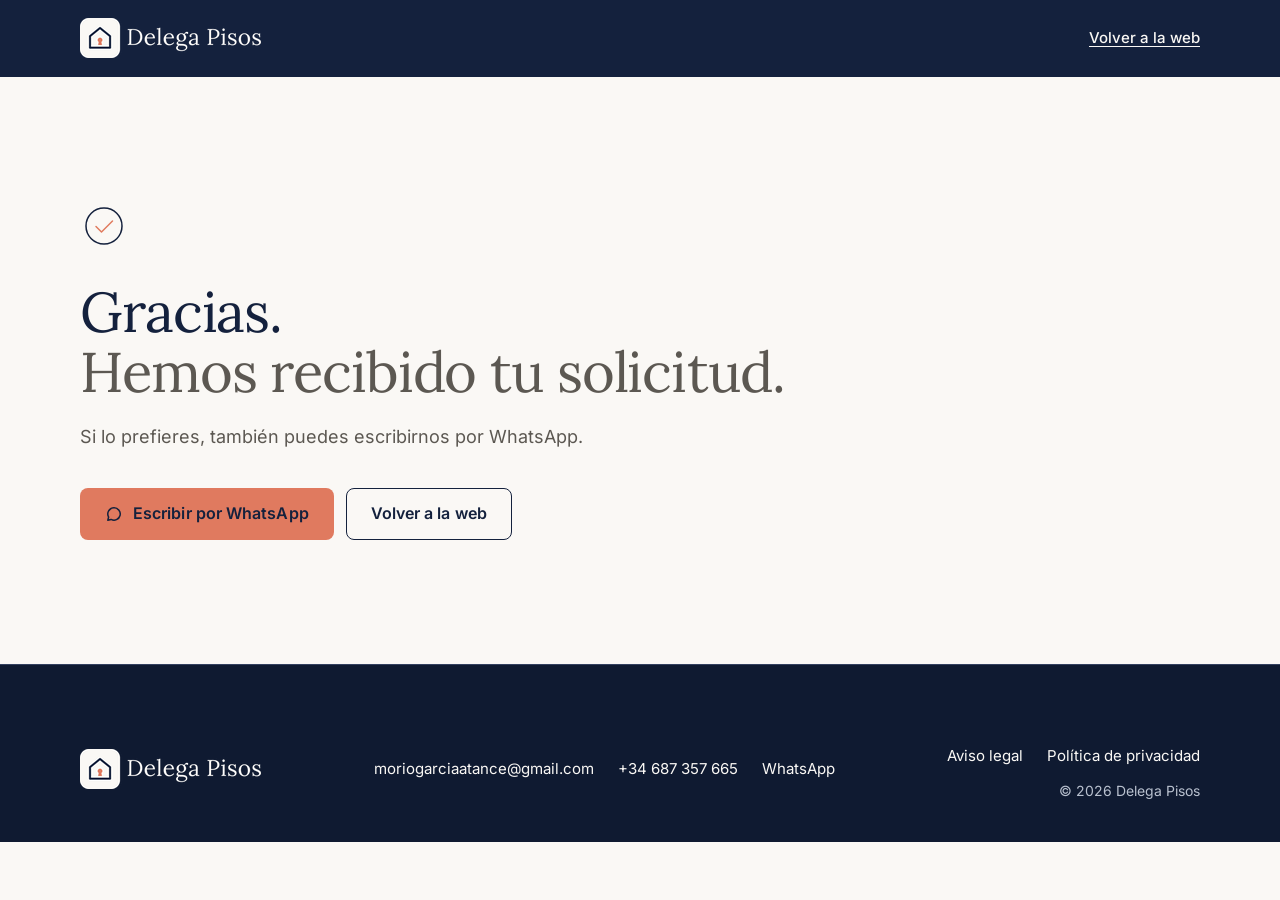
<file: gracias.html>
<!DOCTYPE html>
<html lang="es">
<head>
  <meta charset="utf-8">
  <meta name="viewport" content="width=device-width, initial-scale=1, viewport-fit=cover">
  <title>Gracias · Delega Pisos</title>
  <meta name="description" content="Hemos recibido tu solicitud de llamada.">
  <meta name="robots" content="noindex">
  <meta name="theme-color" content="#14213D">

  <link rel="preload" href="/fonts/lora-latin-wght.woff2" as="font" type="font/woff2" crossorigin>
  <link rel="preload" href="/fonts/inter-latin-wght.woff2" as="font" type="font/woff2" crossorigin>
  <link rel="stylesheet" href="/css/styles.css">

  <link rel="icon" href="/img/favicon-32.png" type="image/png" sizes="32x32">
  <link rel="apple-touch-icon" href="/img/apple-touch-icon.png">
  <link rel="manifest" href="/site.webmanifest">
</head>
<body>
  <a class="skip-link" href="#contenido">Saltar al contenido</a>
  <span id="nueva-pestana" hidden>Se abre en una pestaña nueva</span>

  <header class="site-header pagina-simple tono-navy">
    <div class="container header-inner">
      <a class="brand" href="/">
        <img src="/img/logo-delega-pisos-claro.webp" srcset="/img/logo-delega-pisos-claro.webp 1x, /img/logo-delega-pisos-claro@2x.webp 2x" width="181" height="40" alt="Delega Pisos, inicio">
      </a>
      <a class="volver" href="/">Volver a la web</a>
    </div>
  </header>

  <main id="contenido" class="gracias">
    <div class="container">
      <div class="texto">
        <svg class="icon gracias-icono" viewBox="0 0 24 24" aria-hidden="true"><circle cx="12" cy="12" r="9"/><path class="acc" d="M8 12.25l2.75 2.75L16.25 9.5"/></svg>
        <h1>Gracias. <span class="h1-suave">Hemos recibido tu&nbsp;solicitud.</span></h1>
        <p>Si lo prefieres, también puedes escribirnos por WhatsApp.</p>
        <div class="hero-actions">
          <a class="btn btn--primary" href="https://wa.me/34687357665?text=Hola%2C%20tengo%20un%20piso%20tur%C3%ADstico%20y%20quiero%20informaci%C3%B3n" target="_blank" rel="noopener" aria-describedby="nueva-pestana">
            <svg class="icon" viewBox="0 0 24 24" aria-hidden="true"><path d="M12 3.75a8.25 8.25 0 0 0-7.17 12.33L3.75 20.25l4.3-1.04A8.25 8.25 0 1 0 12 3.75z"/></svg>
            Escribir por WhatsApp
          </a>
          <a class="btn btn--secondary" href="/">Volver a la web</a>
        </div>
      </div>
    </div>
  </main>

  <footer class="site-footer tono-profundo">
    <div class="container footer-grid">
      <a class="brand" href="/">
        <img src="/img/logo-delega-pisos-claro.webp" srcset="/img/logo-delega-pisos-claro.webp 1x, /img/logo-delega-pisos-claro@2x.webp 2x" width="181" height="40" alt="Delega Pisos, inicio">
      </a>
      <ul class="footer-contacto" role="list">
        <li><a href="mailto:moriogarciaatance@gmail.com">moriogarciaatance@gmail.com</a></li>
        <li><a href="tel:+34687357665">+34&nbsp;687&nbsp;357&nbsp;665</a></li>
        <li><a href="https://wa.me/34687357665?text=Hola%2C%20tengo%20un%20piso%20tur%C3%ADstico%20y%20quiero%20informaci%C3%B3n" target="_blank" rel="noopener" aria-describedby="nueva-pestana">WhatsApp</a></li>
      </ul>
      <div class="footer-legal">
        <ul role="list">
          <li><a href="/aviso-legal.html">Aviso legal</a></li>
          <li><a href="/privacidad.html">Política de privacidad</a></li>
        </ul>
        <p>© 2026 Delega Pisos</p>
      </div>
    </div>
  </footer>
</body>
</html>
</file>
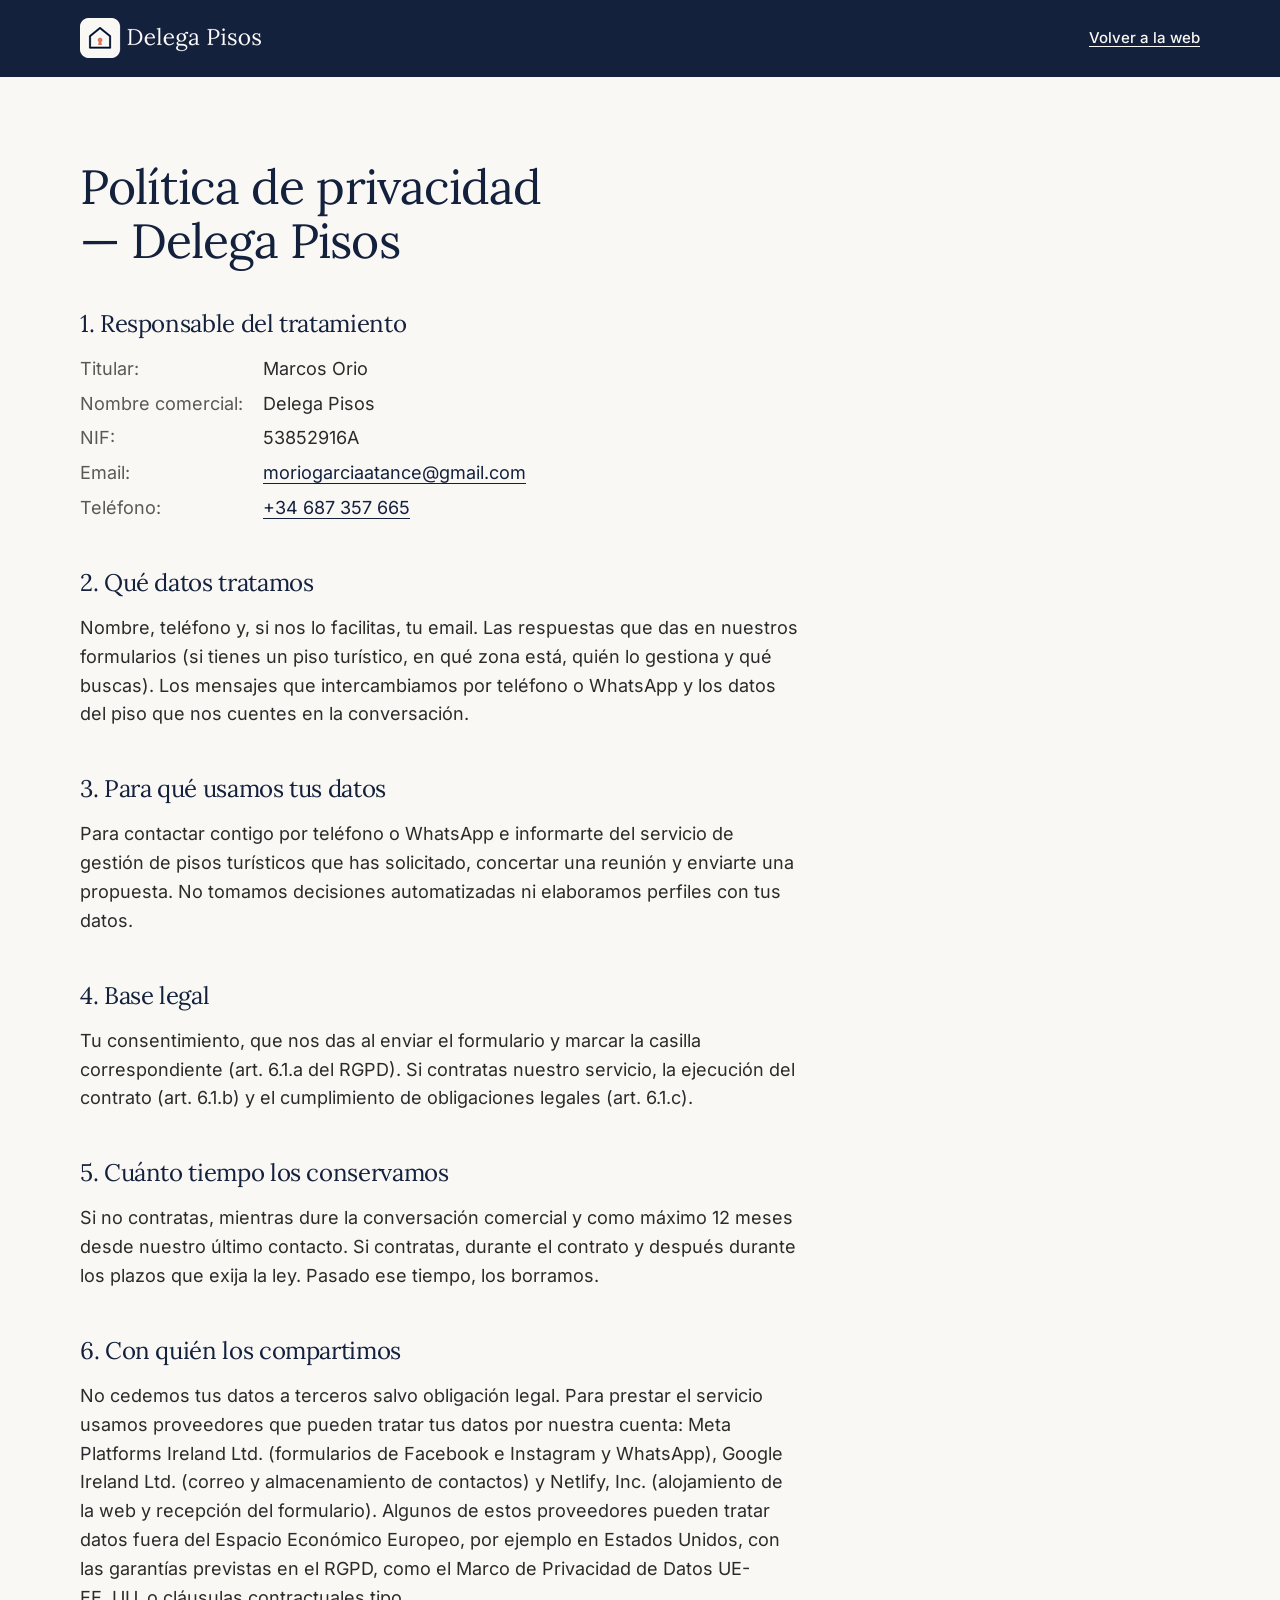
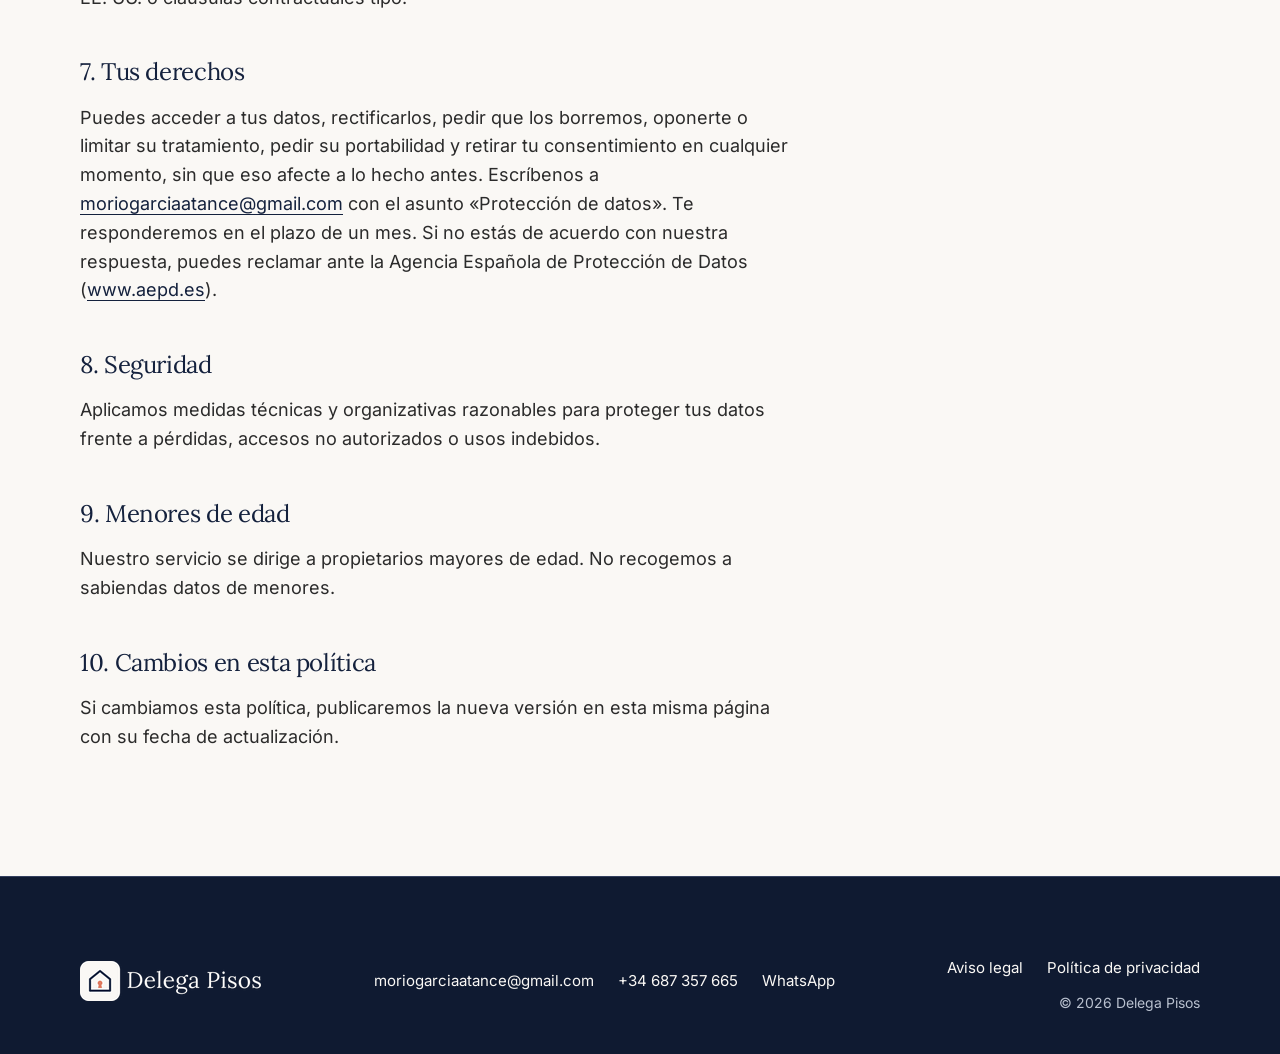
<file: privacidad.html>
<!DOCTYPE html>
<html lang="es">
<head>
  <meta charset="utf-8">
  <meta name="viewport" content="width=device-width, initial-scale=1, viewport-fit=cover">
  <title>Política de privacidad · Delega Pisos</title>
  <meta name="description" content="Política de privacidad de Delega Pisos: qué datos tratamos, para qué los usamos, cuánto tiempo los conservamos y cómo ejercer tus derechos.">
  <meta name="theme-color" content="#14213D">

  <link rel="preload" href="/fonts/lora-latin-wght.woff2" as="font" type="font/woff2" crossorigin>
  <link rel="preload" href="/fonts/inter-latin-wght.woff2" as="font" type="font/woff2" crossorigin>
  <link rel="stylesheet" href="/css/styles.css">

  <link rel="icon" href="/img/favicon-32.png" type="image/png" sizes="32x32">
  <link rel="apple-touch-icon" href="/img/apple-touch-icon.png">
  <link rel="manifest" href="/site.webmanifest">

  <!-- Dirección provisional: Netlify la cambia por la real al desplegar (ver netlify.toml) -->
  <link rel="canonical" href="https://delegapisos.netlify.app/privacidad.html">
</head>
<body>
  <a class="skip-link" href="#contenido">Saltar al contenido</a>
  <span id="nueva-pestana" hidden>Se abre en una pestaña nueva</span>

  <header class="site-header pagina-simple tono-navy">
    <div class="container header-inner">
      <a class="brand" href="/">
        <img src="/img/logo-delega-pisos-claro.webp" srcset="/img/logo-delega-pisos-claro.webp 1x, /img/logo-delega-pisos-claro@2x.webp 2x" width="181" height="40" alt="Delega Pisos, inicio">
      </a>
      <a class="volver" href="/">Volver a la web</a>
    </div>
  </header>

  <main id="contenido" class="legal">
    <div class="container">
      <article class="texto">
        <h1>Política de privacidad — Delega Pisos</h1>

        <h2>1. Responsable del tratamiento</h2>
        <dl>
          <dt>Titular:</dt>
          <dd>Marcos Orio</dd>
          <dt>Nombre comercial:</dt>
          <dd>Delega Pisos</dd>
          <dt>NIF:</dt>
          <dd>53852916A</dd>
          <dt>Email:</dt>
          <dd><a href="mailto:moriogarciaatance@gmail.com">moriogarciaatance@gmail.com</a></dd>
          <dt>Teléfono:</dt>
          <dd><a href="tel:+34687357665">+34&nbsp;687&nbsp;357&nbsp;665</a></dd>
        </dl>

        <h2>2. Qué datos tratamos</h2>
        <p>Nombre, teléfono y, si nos lo facilitas, tu email. Las respuestas que das en nuestros formularios (si tienes un piso turístico, en qué zona está, quién lo gestiona y qué buscas). Los mensajes que intercambiamos por teléfono o WhatsApp y los datos del piso que nos cuentes en la conversación.</p>

        <h2>3. Para qué usamos tus datos</h2>
        <p>Para contactar contigo por teléfono o WhatsApp e informarte del servicio de gestión de pisos turísticos que has solicitado, concertar una reunión y enviarte una propuesta. No tomamos decisiones automatizadas ni elaboramos perfiles con tus datos.</p>

        <h2>4. Base legal</h2>
        <p>Tu consentimiento, que nos das al enviar el formulario y marcar la casilla correspondiente (art. 6.1.a del RGPD). Si contratas nuestro servicio, la ejecución del contrato (art. 6.1.b) y el cumplimiento de obligaciones legales (art. 6.1.c).</p>

        <h2>5. Cuánto tiempo los conservamos</h2>
        <p>Si no contratas, mientras dure la conversación comercial y como máximo 12 meses desde nuestro último contacto. Si contratas, durante el contrato y después durante los plazos que exija la ley. Pasado ese tiempo, los borramos.</p>

        <h2>6. Con quién los compartimos</h2>
        <p>No cedemos tus datos a terceros salvo obligación legal. Para prestar el servicio usamos proveedores que pueden tratar tus datos por nuestra cuenta: Meta Platforms Ireland Ltd. (formularios de Facebook e Instagram y WhatsApp), Google Ireland Ltd. (correo y almacenamiento de contactos) y Netlify, Inc. (alojamiento de la web y recepción del formulario). Algunos de estos proveedores pueden tratar datos fuera del Espacio Económico Europeo, por ejemplo en Estados Unidos, con las garantías previstas en el RGPD, como el Marco de Privacidad de Datos UE-EE.&nbsp;UU. o cláusulas contractuales tipo.</p>

        <h2>7. Tus derechos</h2>
        <p>Puedes acceder a tus datos, rectificarlos, pedir que los borremos, oponerte o limitar su tratamiento, pedir su portabilidad y retirar tu consentimiento en cualquier momento, sin que eso afecte a lo hecho antes. Escríbenos a <a href="mailto:moriogarciaatance@gmail.com?subject=Protecci%C3%B3n%20de%20datos">moriogarciaatance@gmail.com</a> con el asunto «Protección de datos». Te responderemos en el plazo de un mes. Si no estás de acuerdo con nuestra respuesta, puedes reclamar ante la Agencia Española de Protección de Datos (<a href="https://www.aepd.es" target="_blank" rel="noopener" aria-describedby="nueva-pestana">www.aepd.es</a>).</p>

        <h2>8. Seguridad</h2>
        <p>Aplicamos medidas técnicas y organizativas razonables para proteger tus datos frente a pérdidas, accesos no autorizados o usos indebidos.</p>

        <h2>9. Menores de edad</h2>
        <p>Nuestro servicio se dirige a propietarios mayores de edad. No recogemos a sabiendas datos de menores.</p>

        <h2>10. Cambios en esta política</h2>
        <p>Si cambiamos esta política, publicaremos la nueva versión en esta misma página con su fecha de actualización.</p>
      </article>
    </div>
  </main>

  <footer class="site-footer tono-profundo">
    <div class="container footer-grid">
      <a class="brand" href="/">
        <img src="/img/logo-delega-pisos-claro.webp" srcset="/img/logo-delega-pisos-claro.webp 1x, /img/logo-delega-pisos-claro@2x.webp 2x" width="181" height="40" alt="Delega Pisos, inicio">
      </a>
      <ul class="footer-contacto" role="list">
        <li><a href="mailto:moriogarciaatance@gmail.com">moriogarciaatance@gmail.com</a></li>
        <li><a href="tel:+34687357665">+34&nbsp;687&nbsp;357&nbsp;665</a></li>
        <li><a href="https://wa.me/34687357665?text=Hola%2C%20tengo%20un%20piso%20tur%C3%ADstico%20y%20quiero%20informaci%C3%B3n" target="_blank" rel="noopener" aria-describedby="nueva-pestana">WhatsApp</a></li>
      </ul>
      <div class="footer-legal">
        <ul role="list">
          <li><a href="/aviso-legal.html">Aviso legal</a></li>
          <li><a href="/privacidad.html" aria-current="page">Política de privacidad</a></li>
        </ul>
        <p>© 2026 Delega Pisos</p>
      </div>
    </div>
  </footer>
</body>
</html>
</file>
<file: css/styles.css>
/* ==========================================================================
   Delega Pisos — hoja de estilos
   Móvil primero. Sin dependencias ni recursos de terceros.
   ========================================================================== */

/* ---------- Fuentes (servidas desde /fonts) ---------- */

@font-face {
  font-family: "Lora";
  src: url("/fonts/lora-latin-wght.woff2") format("woff2");
  font-weight: 400 700;
  font-style: normal;
  font-display: swap;
}

@font-face {
  font-family: "Inter";
  src: url("/fonts/inter-latin-wght.woff2") format("woff2");
  font-weight: 100 900;
  font-style: normal;
  font-display: swap;
}

/* Respaldos con métricas igualadas a Lora e Inter: el texto no salta al cargar */
@font-face {
  font-family: "Lora Georgia";
  src: local("Georgia");
  size-adjust: 104.98%;
  ascent-override: 95.83%;
  descent-override: 26.1%;
  line-gap-override: 0%;
}

@font-face {
  font-family: "Lora Noto";
  src: local("Noto Serif"), local("NotoSerif-Regular");
  size-adjust: 97.3%;
  ascent-override: 103.39%;
  descent-override: 28.16%;
  line-gap-override: 0%;
}

@font-face {
  font-family: "Inter Arial";
  src: local("Arial"), local("ArialMT");
  size-adjust: 107.12%;
  ascent-override: 90.44%;
  descent-override: 22.52%;
  line-gap-override: 0%;
}

@font-face {
  font-family: "Inter Roboto";
  src: local("Roboto"), local("Roboto-Regular");
  size-adjust: 107.35%;
  ascent-override: 90.24%;
  descent-override: 22.47%;
  line-gap-override: 0%;
}

/* ---------- Variables ---------- */

:root {
  /* Marca */
  --navy: #14213D;
  --terracota: #E07A5F;
  --fondo: #FAF8F5;
  --tinta: #2B2B2B;
  --lineas: #E7E3DD;

  /* Neutros derivados para cumplir WCAG AA */
  --tinta-suave: #5C5852;    /* 6,7:1 sobre el fondo */
  --borde-campo: #8A8378;    /* 3,5:1, mínimo para controles */
  --blanco: #FFFFFF;
  --terracota-hover: #E8957F; /* con texto azul: 6,9:1 */
  --error: #A33A20;          /* 6,2:1 sobre el fondo */
  --arena: #F1EBE2;          /* secciones alternas; texto secundario a 6:1 */
  --arena-linea: #DDD5C8;
  --navy-profundo: #0F1A31;  /* pie */
  --claro-suave: #B9C1CF;    /* texto secundario sobre azul: 8,8:1 */
  --linea-navy: #33405F;
  --linea-base: #E7E3DD;

  /* Tonos de zona: cada sección los redefine y los componentes los heredan */
  --superficie: var(--fondo);
  --titulos: var(--navy);
  --texto: var(--tinta);
  --texto-suave: var(--tinta-suave);
  --enlace: var(--navy);
  --foco: var(--navy);

  --serif: "Lora", "Lora Georgia", "Lora Noto", Georgia, serif;
  --sans: "Inter", "Inter Arial", "Inter Roboto", Arial, sans-serif;

  --radio: 8px;
  --ancho: 1120px;
  --gutter: 20px;
  --header-h: 64px;
  --seccion: clamp(4.5rem, 3rem + 6vw, 8rem);
  --solape: clamp(3rem, 1.5rem + 5vw, 6.5rem); /* cuánto baja la foto de portada sobre la franja */
  --ease: cubic-bezier(0.2, 0.65, 0.3, 1);
}

@media (min-width: 48em) {
  :root { --gutter: 32px; }
}

@media (min-width: 64em) {
  :root { --gutter: 40px; --header-h: 76px; }
}

/* ---------- Base ---------- */

*,
*::before,
*::after {
  box-sizing: border-box;
}

html {
  -webkit-text-size-adjust: 100%;
  text-size-adjust: 100%;
  scroll-padding-top: calc(var(--header-h) + 8px);
}

@media (prefers-reduced-motion: no-preference) {
  html { scroll-behavior: smooth; }
}

html.menu-abierto {
  overflow: hidden;
}

body {
  margin: 0;
  background: var(--fondo);
  color: var(--texto);
  font-family: var(--sans);
  font-size: clamp(1.0625rem, 1rem + 0.25vw, 1.125rem);
  line-height: 1.6;
  -webkit-font-smoothing: antialiased;
  -moz-osx-font-smoothing: grayscale;
}

[hidden] {
  display: none !important;
}

img,
svg {
  display: block;
  max-width: 100%;
}

img {
  height: auto;
}

h1, h2, h3, p, ul, ol, dl, dd, figure, blockquote {
  margin: 0;
}

/* :where() no suma especificidad: las clases pueden poner su propio padding */
:where(ul, ol)[role="list"] {
  list-style: none;
  padding: 0;
}

h1, h2, h3 {
  font-family: var(--serif);
  font-weight: 400;
  color: var(--titulos);
  text-wrap: balance;
}

h1 {
  font-size: clamp(2.375rem, 1rem + 3.3vw, 3.5rem);
  line-height: 1.08;
  letter-spacing: -0.02em;
}

h2 {
  font-size: clamp(1.875rem, 1.45rem + 1.9vw, 2.875rem);
  line-height: 1.12;
  letter-spacing: -0.015em;
}

h3 {
  font-size: clamp(1.25rem, 1.15rem + 0.45vw, 1.5rem);
  line-height: 1.28;
  letter-spacing: -0.005em;
}

a {
  color: var(--enlace);
  text-decoration-thickness: 1px;
  text-underline-offset: 0.2em;
}

:focus-visible {
  outline: 2px solid var(--foco);
  outline-offset: 3px;
  border-radius: 2px;
}

::selection {
  background: var(--titulos);
  color: var(--superficie);
}

.visually-hidden {
  position: absolute !important;
  width: 1px;
  height: 1px;
  margin: -1px;
  padding: 0;
  overflow: hidden;
  clip: rect(0 0 0 0);
  clip-path: inset(50%);
  white-space: nowrap;
  border: 0;
}

.skip-link {
  position: absolute;
  left: var(--gutter);
  top: -100px;
  z-index: 100;
  padding: 0.75rem 1rem;
  border-radius: var(--radio);
  background: var(--terracota);
  color: var(--navy);
  font-weight: 600;
  text-decoration: none;
}

.skip-link:focus {
  top: 0.75rem;
}

.container {
  width: 100%;
  max-width: calc(var(--ancho) + 2 * var(--gutter));
  margin-inline: auto;
  padding-inline: max(var(--gutter), env(safe-area-inset-left)) max(var(--gutter), env(safe-area-inset-right));
}

/* ---------- Tonos de sección ---------- */

.tono-arena,
.tono-navy,
.tono-profundo {
  background: var(--superficie);
  color: var(--texto);
}

.tono-arena {
  --superficie: var(--arena);
  --lineas: var(--arena-linea);
}

.tono-navy,
.tono-profundo {
  --superficie: var(--navy);
  --titulos: var(--fondo);
  --texto: var(--fondo);
  --texto-suave: var(--claro-suave);
  --enlace: var(--fondo);
  --foco: var(--fondo);
  --lineas: var(--linea-navy);
}

.tono-profundo {
  --superficie: var(--navy-profundo);
}

/* Tarjetas blancas: recuperan los tonos claros aunque estén sobre azul o arena */
.condiciones,
.formulario,
.opinion {
  --superficie: var(--blanco);
  --titulos: var(--navy);
  --texto: var(--tinta);
  --texto-suave: var(--tinta-suave);
  --enlace: var(--navy);
  --foco: var(--navy);
  --lineas: var(--linea-base);
  color: var(--texto);
}

/* ---------- Iconos de línea ---------- */

.icon {
  width: 1.5rem;
  height: 1.5rem;
  flex: none;
  fill: none;
  stroke: currentColor;
  stroke-width: 1.5;
  stroke-linecap: round;
  stroke-linejoin: round;
}

.icon * {
  vector-effect: non-scaling-stroke;
}

.icon .acc {
  stroke: var(--terracota);
}

.icon--lg { width: 2rem; height: 2rem; }
.icon--xl { width: 2.5rem; height: 2.5rem; }

/* ---------- Botones ---------- */

.btn {
  display: inline-flex;
  align-items: center;
  justify-content: center;
  gap: 0.625rem;
  min-height: 3.25rem;
  padding: 0.75rem 1.5rem;
  border: 1px solid transparent;
  border-radius: var(--radio);
  font-family: var(--sans);
  font-size: 1rem;
  font-weight: 600;
  line-height: 1.2;
  letter-spacing: 0.005em;
  text-align: center;
  text-decoration: none;
  white-space: nowrap;
  cursor: pointer;
  transition: background-color 0.2s ease, color 0.2s ease, border-color 0.2s ease;
}

.btn .icon {
  width: 1.125rem;
  height: 1.125rem;
}

.btn--primary {
  background: var(--terracota);
  color: var(--navy);
}

.btn--primary:hover {
  background: var(--terracota-hover);
}

.btn--secondary {
  border-color: var(--titulos);
  background: transparent;
  color: var(--titulos);
}

.btn--secondary:hover {
  background: var(--titulos);
  color: var(--superficie);
}

.btn--sm {
  min-height: 2.75rem;
  padding: 0.5rem 1.125rem;
  font-size: 0.9375rem;
}

.btn--bloque {
  width: 100%;
}

.btn:disabled {
  cursor: progress;
  opacity: 0.75;
}

/* ---------- Cabecera ---------- */

.site-header {
  position: sticky;
  top: 0;
  z-index: 50;
  background: var(--superficie);
  border-bottom: 1px solid transparent;
  transition: border-color 0.25s ease;
}

.site-header.is-scrolled {
  border-bottom-color: var(--lineas);
}

.scroll-centinela {
  position: absolute;
  top: 0;
  left: 0;
  width: 1px;
  height: 1px;
  pointer-events: none;
}

.header-inner {
  display: flex;
  align-items: center;
  gap: 1rem;
  height: var(--header-h);
}

.brand {
  display: block;
  margin-right: auto;
  border-radius: 4px;
}

.brand img {
  width: auto;
  height: 34px;
}

.header-cta {
  display: none;
  order: 1;
}

.nav {
  order: 2;
}

.nav-toggle {
  display: inline-flex;
  align-items: center;
  gap: 0.5rem;
  min-height: 2.75rem;
  margin-right: -0.625rem;
  padding: 0 0.625rem;
  border: 0;
  border-radius: var(--radio);
  background: none;
  color: var(--titulos);
  font: 500 1rem/1 var(--sans);
  cursor: pointer;
}

.nav-toggle .icon-cerrar,
.nav.is-open .nav-toggle .icon-menu {
  display: none;
}

.nav.is-open .nav-toggle .icon-cerrar {
  display: block;
}

.nav-panel {
  display: none;
  position: fixed;
  inset: var(--header-h) 0 0 0;
  z-index: 49;
  flex-direction: column;
  gap: 2rem;
  padding: 0.5rem var(--gutter) calc(2rem + env(safe-area-inset-bottom));
  overflow-y: auto;
  border-top: 1px solid var(--lineas);
  background: var(--superficie);
}

.nav.is-open .nav-panel {
  display: flex;
}

.nav-list a {
  display: block;
  padding-block: 1rem;
  border-bottom: 1px solid var(--lineas);
  color: var(--titulos);
  font-family: var(--serif);
  font-size: 1.625rem;
  line-height: 1.2;
  text-decoration: none;
}

.nav-panel-cta {
  align-self: stretch;
}

@media (scripting: none) {
  .nav-toggle { display: none; }
}

@media (min-width: 48em) {
  .header-cta { display: inline-flex; }
  .nav-panel-cta { display: none; }
}

@media (min-width: 64em) {
  .brand img { height: 40px; }
}

/* El menú completo necesita ~1100 px para no partir «Cómo funciona» ni el botón */
@media (min-width: 72em) {
  .nav { order: 1; }
  .header-cta { order: 2; margin-left: 1.5rem; }

  .nav-toggle { display: none; }

  .nav-panel,
  .nav.is-open .nav-panel {
    display: block;
    position: static;
    padding: 0;
    overflow: visible;
    border: 0;
    background: none;
  }

  .nav-list {
    display: flex;
    gap: clamp(1.25rem, 0.5rem + 1.4vw, 2.25rem);
  }

  .nav-list a {
    padding-block: 0.5rem;
    border: 0;
    font-family: var(--sans);
    font-size: 0.9375rem;
    font-weight: 500;
    text-decoration: underline transparent;
    text-decoration-thickness: 1px;
    text-underline-offset: 0.45em;
    transition: text-decoration-color 0.2s ease;
  }

  .nav-list a:hover {
    text-decoration-color: currentColor;
  }
}

/* ---------- Secciones ---------- */

.section {
  position: relative;
  padding-block: var(--seccion);
}

.section h2::before,
.regla h2::before {
  content: "";
  display: block;
  width: 2rem;
  height: 2px;
  margin-bottom: 1.25rem;
  background: var(--terracota);
}

.seccion-cabecera {
  margin-bottom: clamp(2.5rem, 2rem + 2vw, 4rem);
}

.seccion-accion {
  margin-top: clamp(2.5rem, 2rem + 2vw, 3.5rem);
}

.split {
  display: grid;
  gap: 2.5rem;
}

@media (min-width: 64em) {
  .split {
    grid-template-columns: minmax(0, 5fr) minmax(0, 7fr);
    gap: 4rem;
  }

  .split-cabecera {
    position: sticky;
    top: calc(var(--header-h) + 2.5rem);
    align-self: start;
  }
}

/* ---------- 2 · Portada ---------- */
/* Portada solo tipográfica: el titular manda y debajo, en dos columnas, subtítulo y acciones. */

.hero {
  display: flow-root;
  padding-top: clamp(2.5rem, 1rem + 5vw, 7rem);
}

/* Tamaño calculado para que «Nosotros nos ocupamos del día a día.» quepa en una línea desde 768 px */
.hero h1 {
  font-size: clamp(2.375rem, 5.8vw - 0.25rem, 4rem);
  line-height: 1.06;
}

.h1-suave {
  display: block;
  color: var(--texto-suave);
  text-wrap: wrap; /* el reparto equilibrado dejaba «ocupamos» solo en móvil */
}

.hero-sub,
.perfil p,
.paso p,
.regla p,
.quien-texto,
.faq-respuesta p {
  text-wrap: pretty;
}

.hero-sub {
  max-width: 34rem;
  margin-top: 1.5rem;
  color: var(--texto-suave);
  font-size: clamp(1.0625rem, 1rem + 0.35vw, 1.25rem);
  line-height: 1.55;
}

.hero-actions {
  display: flex;
  flex-direction: column;
  gap: 0.75rem;
  margin-top: 2rem;
}

.hero-nota {
  display: flex;
  flex-wrap: wrap;
  gap: 0.375rem 1.5rem;
  margin-top: 1.5rem;
  color: var(--texto-suave);
  font-size: 0.875rem;
}

.hero-nota li {
  display: inline-flex;
  align-items: center;
  gap: 0.625rem;
}

.hero-nota li::before {
  content: "";
  flex: none;
  width: 5px;
  height: 5px;
  border-radius: 50%;
  background: var(--terracota);
}

@media (min-width: 30em) {
  .hero-actions {
    flex-direction: row;
    flex-wrap: wrap;
  }
}

@media (min-width: 64em) {
  .hero-pie {
    display: grid;
    grid-template-columns: minmax(0, 5fr) minmax(0, 7fr);
    gap: 4rem;
    margin-top: 3.5rem;
    padding-top: 2.5rem;
    border-top: 1px solid var(--lineas);
  }

  .hero-sub,
  .hero-actions {
    margin-top: 0;
  }
}

/* Foto panorámica: empieza sobre el azul y termina sobre la franja clara de compromisos */
.hero-foto {
  position: relative;
  z-index: 1;
  margin: clamp(2.5rem, 1.5rem + 3vw, 4rem) 0 calc(-1 * var(--solape));
}

.hero-foto img,
.foto-seccion img {
  width: 100%;
  aspect-ratio: 4 / 3;
  object-fit: cover;
  border-radius: var(--radio);
}

.hero-foto figcaption,
.foto-seccion figcaption {
  margin-top: 0.625rem;
  color: var(--texto-suave);
  font-size: 0.8125rem;
}

/* El pie de la foto de portada ya queda sobre fondo claro */
.hero-foto figcaption {
  color: var(--tinta-suave);
  text-align: right;
}

@media (min-width: 48em) {
  .hero-foto img {
    aspect-ratio: 2.2 / 1;
  }
}

/* ---------- Fotos de sección ---------- */

.foto-seccion {
  margin-top: 2rem;
}

@media (min-width: 64em) {
  /* Con foto, la columna del título ya no se queda fija y el texto se centra frente a ella */
  .split-cabecera--foto {
    position: static;
  }

  .split--foto {
    align-items: center;
  }

  .split-cabecera--foto .foto-seccion img {
    aspect-ratio: 4 / 5;
  }
}

/* ---------- 3 · Compromisos ---------- */

.compromisos {
  padding-top: calc(var(--solape) + 1rem);
}

.compromisos-lista {
  display: grid;
  grid-template-columns: repeat(2, minmax(0, 1fr));
  gap: 1px;
  background: var(--lineas);
}

.compromisos-lista li {
  display: flex;
  flex-direction: column;
  gap: 0.875rem;
  padding: 1.75rem 0 1.75rem 1.25rem;
  background: var(--superficie);
  color: var(--titulos);
  font-size: 1rem;
  font-weight: 500;
  line-height: 1.4;
}

.compromisos-lista li:nth-child(odd) {
  padding-left: 0;
  padding-right: 1.25rem;
}

@media (min-width: 56em) {
  .compromisos-lista {
    grid-template-columns: repeat(4, minmax(0, 1fr));
  }

  .compromisos-lista li,
  .compromisos-lista li:nth-child(odd) {
    padding: 2.25rem 1.5rem 2.25rem 1.75rem;
  }

  .compromisos-lista li:first-child {
    padding-left: 0;
  }
}

/* ---------- 4 · Para quién es ---------- */

.perfil {
  padding-block: 1.75rem;
  border-top: 1px solid var(--lineas);
}

.perfil:first-child {
  padding-top: 0;
  border-top: 0;
}

.perfil:last-child {
  padding-bottom: 0;
}

.perfil p {
  max-width: 36rem;
  margin-top: 0.625rem;
  color: var(--texto-suave);
}

@media (min-width: 64em) {
  .perfil { padding-block: 2.25rem; }
}

/* ---------- 5 · Qué hacemos ---------- */

.servicios {
  display: grid;
  gap: 1px;
  border-top: 1px solid var(--lineas);
  background: var(--lineas);
}

.servicio {
  display: flex;
  align-items: center;
  gap: 1.25rem;
  padding-block: 1.5rem;
  background: var(--superficie);
  color: var(--titulos);
}

.servicio h3 {
  font-size: clamp(1.1875rem, 1.12rem + 0.3vw, 1.375rem);
  line-height: 1.3;
}

@media (min-width: 40em) {
  .servicios {
    grid-template-columns: repeat(2, minmax(0, 1fr));
  }

  .servicio {
    flex-direction: column;
    align-items: flex-start;
    justify-content: space-between;
    gap: 2rem;
    min-height: 12rem;
    padding: 2rem 1.5rem;
  }

  .servicio:nth-child(odd) {
    padding-left: 0;
  }
}

@media (min-width: 64em) {
  .servicios {
    grid-template-columns: repeat(3, minmax(0, 1fr));
  }

  .servicio,
  .servicio:nth-child(odd) {
    min-height: 14rem;
    padding: 2.5rem 2rem;
  }

  .servicio .icon {
    width: 2.75rem;
    height: 2.75rem;
  }

  .servicio:nth-child(3n + 1) {
    padding-left: 0;
  }
}

/* ---------- 6 · Cómo funciona ---------- */

.pasos {
  display: grid;
  gap: 2.75rem;
}

.paso {
  position: relative;
  padding-top: 1.75rem;
  border-top: 1px solid var(--lineas);
}

.paso::before {
  content: "";
  position: absolute;
  top: -1px;
  left: 0;
  width: 3rem;
  height: 2px;
  background: var(--titulos);
}

.paso-num {
  display: block;
  margin-bottom: 1rem;
  color: var(--titulos);
  font-size: clamp(3rem, 2.4rem + 2.2vw, 4.25rem);
  line-height: 1;
  letter-spacing: -0.02em;
  font-variant-numeric: lining-nums;
}

.paso p {
  max-width: 24rem;
  margin-top: 0.75rem;
  color: var(--texto-suave);
}

@media (min-width: 56em) {
  .pasos {
    grid-template-columns: repeat(3, minmax(0, 1fr));
    gap: clamp(2rem, 0.5rem + 2.5vw, 3.5rem);
  }
}

/* ---------- 7 · Condiciones ---------- */

.condiciones {
  overflow: hidden;
  display: grid;
  border: 1px solid var(--lineas);
  border-radius: var(--radio);
  background: var(--blanco);
}

.condiciones-precio {
  background: var(--arena);
  display: flex;
  flex-direction: column;
  align-items: flex-start;
  gap: 2rem;
  padding: clamp(1.75rem, 1.25rem + 2vw, 3rem);
  border-bottom: 1px solid var(--lineas);
}

.precio-cifra {
  display: block;
  color: var(--titulos);
  font-family: var(--serif);
  font-size: clamp(4rem, 3rem + 4.5vw, 6.5rem);
  line-height: 0.95;
  letter-spacing: -0.03em;
}

.precio-texto {
  display: block;
  margin-top: 0.875rem;
  color: var(--texto);
  font-size: 1.125rem;
}

.precio-iva {
  display: block;
  margin-top: 0.25rem;
  color: var(--texto-suave);
  font-size: 0.875rem;
}

.condiciones-lista {
  padding: 0.5rem clamp(1.75rem, 1.25rem + 2vw, 3rem);
}

.condiciones-lista li {
  display: flex;
  align-items: flex-start;
  gap: 1rem;
  padding-block: 1.125rem;
  border-top: 1px solid var(--lineas);
  color: var(--texto);
}

.condiciones-lista li:first-child {
  border-top: 0;
}

.condiciones-lista .icon {
  margin-top: 0.1em;
}

@media (min-width: 56em) {
  .condiciones {
    grid-template-columns: minmax(0, 5fr) minmax(0, 7fr);
  }

  .condiciones-precio {
    justify-content: space-between;
    border-right: 1px solid var(--lineas);
    border-bottom: 0;
  }

  .condiciones-lista {
    align-self: center;
    padding-block: 1.25rem;
  }
}

/* ---------- 8 · Solo pisos en regla ---------- */

.regla {
  padding-block: clamp(4.5rem, 3rem + 6vw, 8rem);
}

.regla-grid {
  display: grid;
  gap: 3rem;
  align-items: center;
}

.regla-contenido {
  max-width: 50rem;
}

.regla-foto {
  margin-top: 0;
}

@media (min-width: 64em) {
  .regla-grid {
    grid-template-columns: minmax(0, 7fr) minmax(0, 5fr);
    gap: 4rem;
  }
}

.regla .icon {
  width: 2.75rem;
  height: 2.75rem;
  margin-bottom: 2.25rem;
  color: var(--titulos);
}

.regla p {
  margin-top: 1.5rem;
  font-family: var(--serif);
  font-size: clamp(1.375rem, 1.15rem + 1.1vw, 2rem);
  line-height: 1.38;
}

/* ---------- 9 · Opiniones ---------- */

.opiniones {
  display: grid;
  gap: 1.5rem;
}

.opinion {
  display: flex;
  flex-direction: column;
  justify-content: space-between;
  gap: 1.5rem;
  height: 100%;
  padding: clamp(1.5rem, 1.25rem + 1vw, 2.25rem);
  border: 1px solid var(--lineas);
  border-radius: var(--radio);
  background: var(--blanco);
}

.opinion blockquote p {
  color: var(--titulos);
  font-family: var(--serif);
  font-size: 1.1875rem;
  line-height: 1.5;
}

.opinion figcaption {
  color: var(--texto-suave);
  font-size: 0.875rem;
}

.opinion-nombre {
  color: var(--texto);
  font-weight: 600;
}

@media (min-width: 48em) {
  .opiniones { grid-template-columns: repeat(2, minmax(0, 1fr)); }
}

@media (min-width: 64em) {
  .opiniones { grid-template-columns: repeat(3, minmax(0, 1fr)); }
}

/* ---------- 10 · Quién está detrás ---------- */

.quien-texto {
  color: var(--titulos);
  font-family: var(--serif);
  font-size: clamp(1.375rem, 1.15rem + 1vw, 1.875rem);
  line-height: 1.4;
}

.datos {
  display: grid;
  gap: 0.25rem;
  margin-top: 2rem;
}

.datos a {
  display: inline-flex;
  align-items: center;
  gap: 0.875rem;
  min-height: 2.75rem;
  color: var(--enlace);
  font-size: 1.0625rem;
  text-decoration: underline transparent;
  text-decoration-thickness: 1px;
  text-underline-offset: 0.25em;
  overflow-wrap: anywhere;
  transition: text-decoration-color 0.2s ease;
}

.datos a:hover {
  text-decoration-color: currentColor;
}

/* ---------- 11 · Preguntas frecuentes ---------- */

.faq {
  border-top: 1px solid var(--lineas);
}

.faq details {
  border-bottom: 1px solid var(--lineas);
}

.faq summary {
  display: flex;
  align-items: center;
  justify-content: space-between;
  gap: 1.5rem;
  padding-block: 1.375rem;
  list-style: none;
  color: var(--titulos);
  font-family: var(--serif);
  font-size: clamp(1.1875rem, 1.1rem + 0.35vw, 1.375rem);
  line-height: 1.3;
  cursor: pointer;
}

.faq summary::-webkit-details-marker {
  display: none;
}

.faq-icono {
  width: 1.25rem;
  height: 1.25rem;
}

.faq-v {
  transform-box: fill-box;
  transform-origin: center;
  transition: transform 0.3s var(--ease);
}

.faq details[open] .faq-v {
  transform: scaleY(0);
}

.faq-respuesta {
  max-width: 40rem;
  padding-bottom: 1.5rem;
  color: var(--texto-suave);
}

@media (prefers-reduced-motion: no-preference) {
  .faq details[open] .faq-respuesta {
    animation: aparecer 0.35s var(--ease);
  }
}

@keyframes aparecer {
  from { opacity: 0; transform: translateY(-4px); }
  to { opacity: 1; transform: none; }
}

/* ---------- 12 · Contacto ---------- */

.contacto-grid {
  display: grid;
  gap: 3rem;
}

.formulario {
  display: grid;
  gap: 1.5rem;
  padding: clamp(1.5rem, 1rem + 2vw, 2.75rem);
  border: 1px solid var(--lineas);
  border-radius: var(--radio);
  background: var(--blanco);
}

.campos-fila {
  display: grid;
  gap: 1.5rem;
}

.campo label {
  display: block;
  margin-bottom: 0.5rem;
  color: var(--titulos);
  font-size: 0.9375rem;
  font-weight: 500;
}

.opcional {
  color: var(--texto-suave);
  font-weight: 400;
}

.campo input:not([type="checkbox"]),
.campo select,
.campo textarea {
  display: block;
  width: 100%;
  min-height: 3.25rem;
  padding: 0.8125rem 1rem;
  border: 1px solid var(--borde-campo);
  border-radius: var(--radio);
  background-color: var(--blanco);
  color: var(--tinta);
  font: inherit;
  font-size: 1rem;
  line-height: 1.4;
  appearance: none;
  transition: border-color 0.2s ease;
}

.campo textarea {
  min-height: 8rem;
  resize: vertical;
}

.campo select {
  padding-right: 2.75rem;
  background-image: url("data:image/svg+xml,%3Csvg xmlns='http://www.w3.org/2000/svg' viewBox='0 0 24 24' fill='none' stroke='%2314213D' stroke-width='1.5' stroke-linecap='round' stroke-linejoin='round'%3E%3Cpath d='M6 9l6 6 6-6'/%3E%3C/svg%3E");
  background-position: right 1rem center;
  background-repeat: no-repeat;
  background-size: 1.125rem;
  cursor: pointer;
}

.campo select:invalid {
  color: var(--tinta-suave);
}

.campo option {
  color: var(--tinta);
}

.campo input:not([type="checkbox"]):hover,
.campo select:hover,
.campo textarea:hover {
  border-color: var(--navy);
}

.campo input:focus-visible,
.campo select:focus-visible,
.campo textarea:focus-visible {
  border-color: var(--navy);
  outline-offset: 2px;
}

.campo :is(input, select, textarea)[aria-invalid="true"] {
  border-color: var(--error);
}

.campo--casilla input[aria-invalid="true"] {
  outline: 2px solid var(--error);
  outline-offset: 2px;
}

.campo-error {
  margin-top: 0.5rem;
  color: var(--error);
  font-size: 0.875rem;
  font-weight: 500;
}

.campo--casilla {
  display: grid;
  grid-template-columns: auto minmax(0, 1fr);
  column-gap: 0.875rem;
  align-items: start;
}

.campo--casilla input {
  width: 1.5rem;
  height: 1.5rem;
  margin: 0;
  accent-color: var(--navy);
  cursor: pointer;
}

.campo--casilla label {
  margin: 0;
  color: var(--texto);
  font-size: 0.9375rem;
  font-weight: 400;
  line-height: 1.55;
  cursor: pointer;
}

.campo--casilla .campo-error {
  grid-column: 2;
}

.campo-trampa {
  display: none;
}

.contacto-datos {
  display: grid;
  align-content: start;
  gap: 1.5rem;
}

.contacto-nombre {
  color: var(--titulos);
  font-family: var(--serif);
  font-size: 1.625rem;
  line-height: 1.2;
}

.contacto-datos .datos {
  margin-top: 0;
}

.contacto-datos .btn {
  justify-self: start;
}

@media (min-width: 40em) {
  .campos-fila { grid-template-columns: repeat(2, minmax(0, 1fr)); }
}

@media (min-width: 64em) {
  .contacto-grid {
    grid-template-columns: minmax(0, 7fr) minmax(0, 4fr);
    gap: clamp(3rem, 1rem + 4vw, 5rem);
    align-items: start;
  }

  .contacto-datos {
    padding-top: clamp(1.5rem, 1rem + 2vw, 2.75rem);
  }
}

/* ---------- 13 · Pie ---------- */

.site-footer {
  padding-block: clamp(3rem, 2rem + 3vw, 4.5rem) 2.5rem;
  border-top: 1px solid var(--lineas);
  font-size: 0.9375rem;
}

.footer-grid {
  display: grid;
  gap: 1.75rem;
}

.site-footer a {
  color: var(--enlace);
  text-decoration: underline transparent;
  text-decoration-thickness: 1px;
  text-underline-offset: 0.25em;
  transition: text-decoration-color 0.2s ease;
}

.site-footer a:hover {
  text-decoration-color: currentColor;
}

.footer-contacto,
.footer-legal ul {
  display: flex;
  flex-wrap: wrap;
  gap: 0 1.5rem;
}

.footer-contacto a,
.footer-legal a {
  display: inline-block;
  padding-block: 0.5rem;
  overflow-wrap: anywhere;
}

.footer-legal p {
  margin-top: 0.75rem;
  color: var(--texto-suave);
  font-size: 0.875rem;
}

@media (min-width: 64em) {
  .footer-grid {
    grid-template-columns: auto minmax(0, 1fr) auto;
    align-items: center;
    gap: 3rem;
  }

  .footer-contacto {
    justify-content: center;
  }

  .footer-legal {
    text-align: right;
  }

  .footer-legal ul {
    justify-content: flex-end;
  }

  .footer-legal p {
    margin-top: 0.25rem;
  }
}

/* ---------- 14 · Barra fija inferior (solo móvil) ---------- */

.barra-movil {
  position: fixed;
  inset: auto 0 0 0;
  z-index: 40;
  display: grid;
  grid-template-columns: repeat(2, minmax(0, 1fr));
  gap: 0.5rem;
  padding: 0.625rem max(var(--gutter), env(safe-area-inset-left)) calc(0.625rem + env(safe-area-inset-bottom));
  border-top: 1px solid var(--lineas);
  background: var(--fondo);
  transition: transform 0.25s ease;
}

.barra-movil.is-hidden {
  transform: translateY(110%);
}

.barra-btn {
  display: inline-flex;
  align-items: center;
  justify-content: center;
  gap: 0.5rem;
  min-height: 3rem;
  border-radius: var(--radio);
  font-size: 1rem;
  font-weight: 600;
  text-decoration: none;
}

.barra-btn .icon {
  width: 1.125rem;
  height: 1.125rem;
}

.barra-btn--llamar {
  background: var(--navy);
  color: var(--fondo);
}

.barra-btn--whatsapp {
  background: var(--terracota);
  color: var(--navy);
}

.barra-btn--llamar:focus-visible {
  outline-color: var(--navy);
}

.con-barra {
  padding-bottom: calc(4.25rem + env(safe-area-inset-bottom));
}

@media (min-width: 48em) {
  .barra-movil { display: none; }
  .con-barra { padding-bottom: 0; }
}

/* ---------- Páginas legales y de agradecimiento ---------- */

.pagina-simple .header-inner {
  justify-content: space-between;
}

.volver {
  display: inline-flex;
  align-items: center;
  min-height: 2.75rem;
  color: var(--enlace);
  font-size: 0.9375rem;
  font-weight: 500;
}

.legal {
  padding-block: clamp(3rem, 2rem + 4vw, 6rem) var(--seccion);
}

.texto {
  max-width: 45rem;
}

.legal h1 {
  font-size: clamp(2rem, 1.5rem + 2.2vw, 3rem);
  line-height: 1.12;
}

.legal h2 {
  margin-top: 2.75rem;
  font-size: clamp(1.25rem, 1.15rem + 0.45vw, 1.5rem);
  line-height: 1.3;
}

.legal h1 + h2 {
  margin-top: 2.5rem;
}

.legal p,
.legal dl {
  margin-top: 1rem;
}

.legal dl {
  display: grid;
}

.legal dt {
  margin-top: 0.75rem;
  color: var(--texto-suave);
  font-size: 0.875rem;
}

.legal dt:first-child {
  margin-top: 0;
}

@media (min-width: 40em) {
  .legal dl {
    grid-template-columns: max-content minmax(0, 1fr);
    gap: 0.375rem 1.25rem;
  }

  .legal dt {
    margin-top: 0;
    font-size: inherit;
  }
}

.legal dd {
  overflow-wrap: anywhere;
}

.gracias {
  padding-block: clamp(4rem, 3rem + 6vw, 9rem);
}

.gracias-icono {
  width: 3rem;
  height: 3rem;
  margin-bottom: 2rem;
  color: var(--titulos);
}

.gracias p {
  margin-top: 1.25rem;
  color: var(--texto-suave);
  font-size: 1.125rem;
}

.gracias .hero-actions {
  margin-top: 2.25rem;
}

/* ---------- Aparición suave al hacer scroll ---------- */
/* main.js añade .reveal solo a lo que aún no se ve; sin JS todo es visible. */

@media (prefers-reduced-motion: no-preference) {
  .reveal {
    opacity: 0;
    transform: translateY(14px);
    transition: opacity 0.8s var(--ease), transform 0.8s var(--ease);
    transition-delay: calc(var(--i, 0) * 70ms);
  }

  .reveal.is-visible {
    opacity: 1;
    transform: none;
  }
}

/* ---------- Impresión ---------- */

@media print {
  .site-header,
  .barra-movil,
  .skip-link {
    display: none !important;
  }

  .reveal {
    opacity: 1 !important;
    transform: none !important;
  }

  .tono-navy,
  .tono-profundo,
  .tono-arena {
    --titulos: var(--navy);
    --texto: var(--tinta);
    --texto-suave: var(--tinta-suave);
    --enlace: var(--navy);
    background: none;
  }
}
</file>
